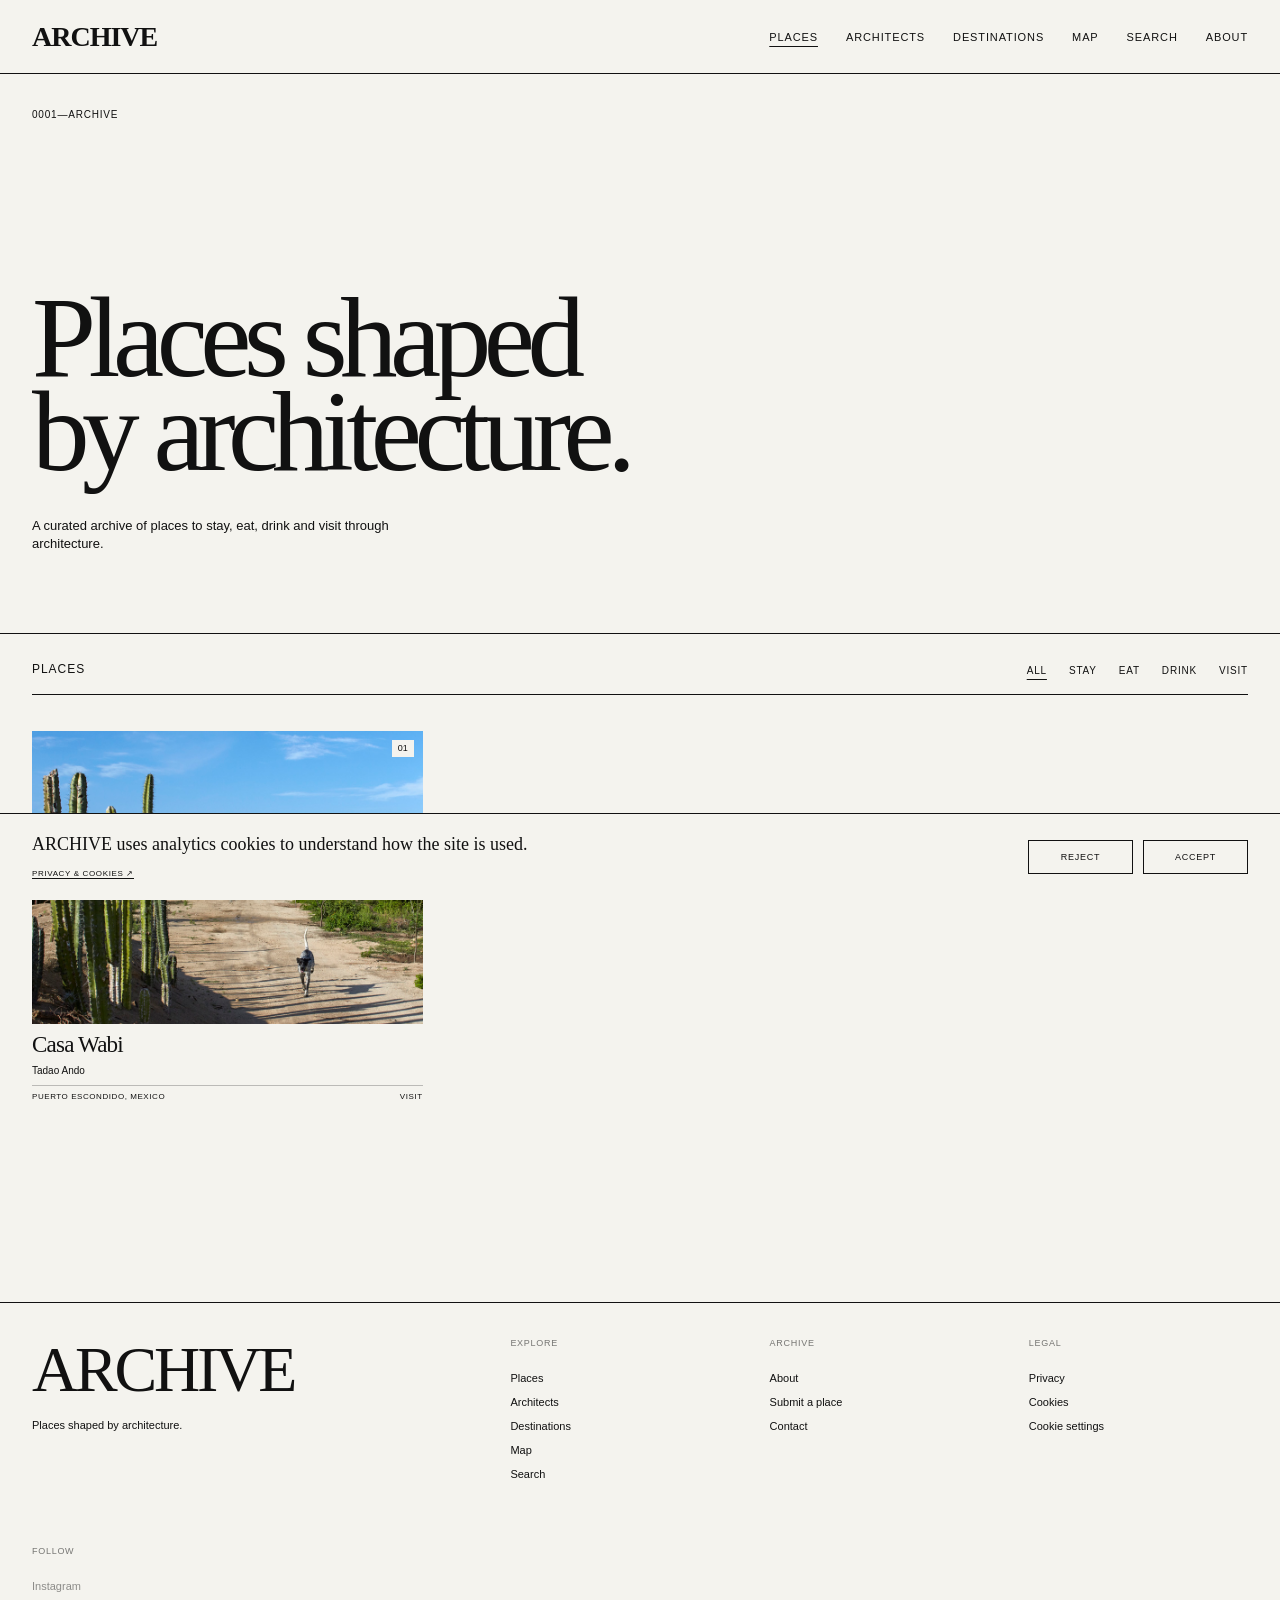
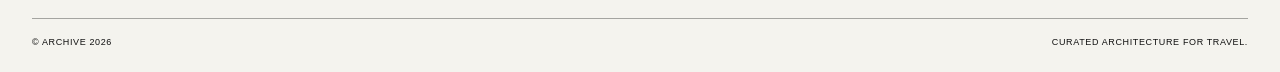
<file: index.html>
<!DOCTYPE html>
<html lang="en">

<head>
  <meta charset="UTF-8">
  <meta name="viewport" content="width=device-width, initial-scale=1.0">

  <title>ARCHIVE</title>

  <link rel="stylesheet" href="style.css">
</head>

<body>

  <header class="site-header"></header>

  <main>

    <section class="hero">

      <div class="hero-number">
        0001—ARCHIVE
      </div>

      <h1>
        Places shaped<br>
        by architecture.
      </h1>

      <p>
        A curated archive of places to stay, eat,
        drink and visit through architecture.
      </p>

    </section>


    <section id="places" class="places">

      <div class="section-header">

        <h2>Places</h2>

        <div class="filters">
          <button class="active">All</button>
          <button>Stay</button>
          <button>Eat</button>
          <button>Drink</button>
          <button>Visit</button>
        </div>

      </div>

      <div class="project-grid"></div>

    </section>

  </main>


  <script src="projects.js"></script>
  <script src="script.js"></script>
  <script src="navigation.js"></script>

</body>

</html>
</file>
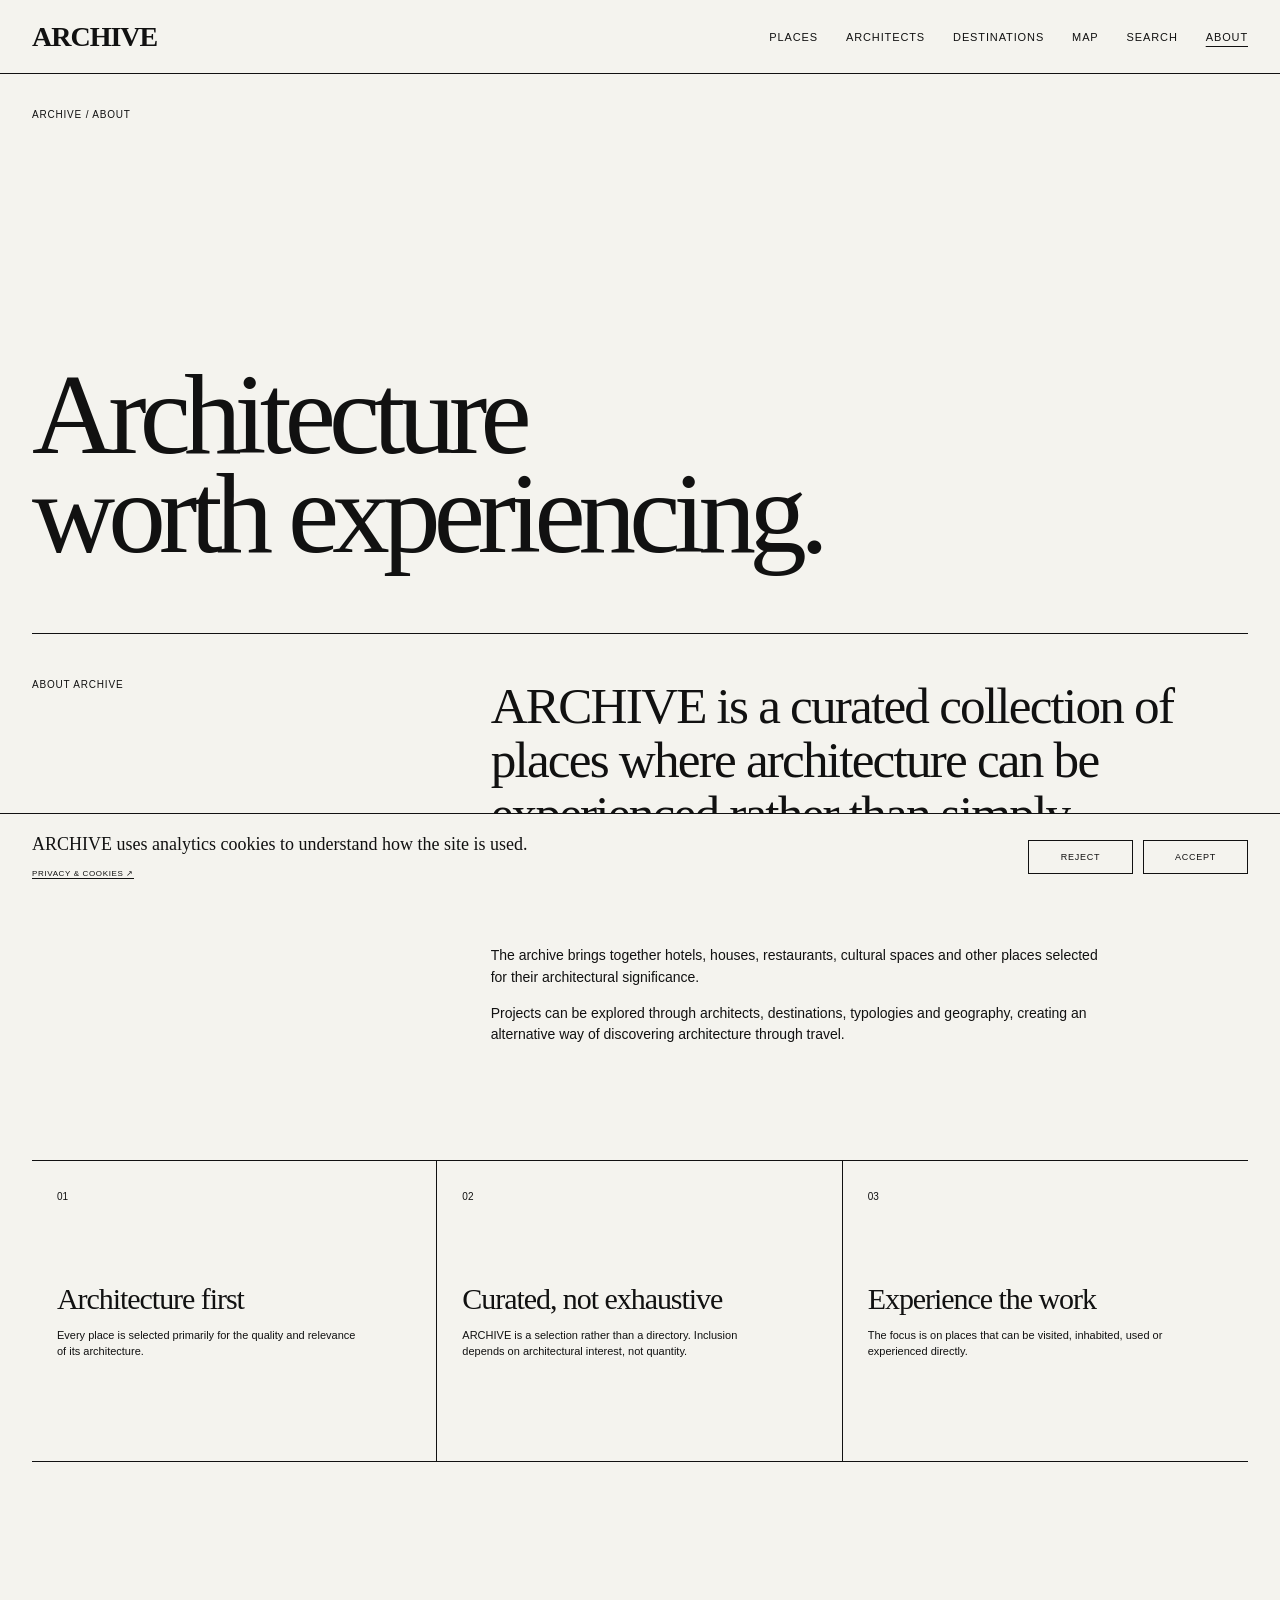
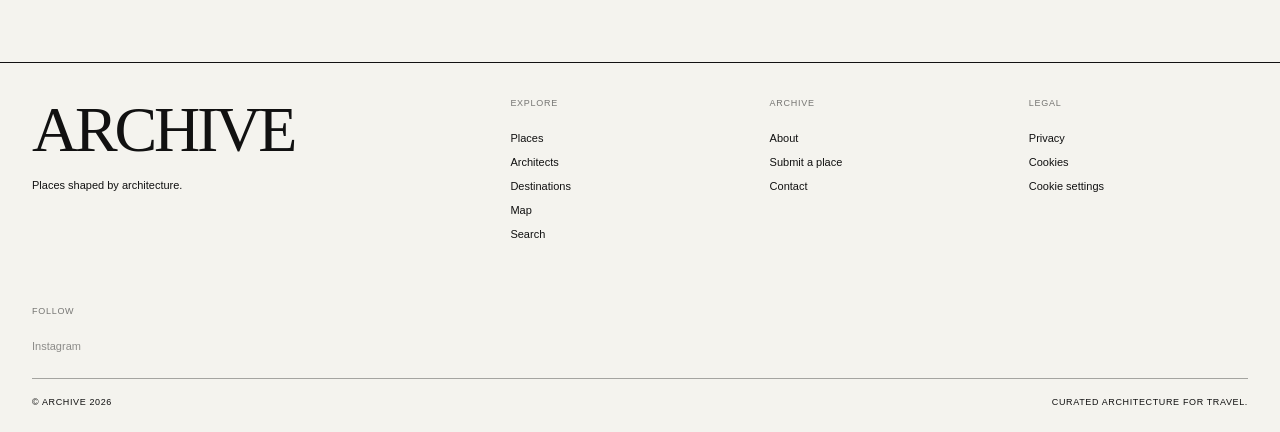
<file: about.html>
<!DOCTYPE html>
<html lang="en">

<head>

  <meta charset="UTF-8">

  <meta name="viewport" content="width=device-width, initial-scale=1.0">

  <title>ARCHIVE — About</title>

  <link rel="stylesheet" href="style.css">

</head>

<body>

  <header class="site-header"></header>


  <main class="about-page">

    <section class="about-hero">

      <div class="about-kicker">
        ARCHIVE / ABOUT
      </div>

      <h1>
        Architecture<br>
        worth experiencing.
      </h1>

    </section>


    <section class="about-content">

      <div class="about-label">
        ABOUT ARCHIVE
      </div>

      <div class="about-text">

        <p class="about-intro">
          ARCHIVE is a curated collection of places where architecture
          can be experienced rather than simply observed.
        </p>

        <p>
          The archive brings together hotels, houses, restaurants,
          cultural spaces and other places selected for their
          architectural significance.
        </p>

        <p>
          Projects can be explored through architects, destinations,
          typologies and geography, creating an alternative way of
          discovering architecture through travel.
        </p>

      </div>

    </section>


    <section class="about-principles">

      <div class="about-principle">

        <span>01</span>

        <h2>
          Architecture first
        </h2>

        <p>
          Every place is selected primarily for the quality and
          relevance of its architecture.
        </p>

      </div>


      <div class="about-principle">

        <span>02</span>

        <h2>
          Curated, not exhaustive
        </h2>

        <p>
          ARCHIVE is a selection rather than a directory. Inclusion
          depends on architectural interest, not quantity.
        </p>

      </div>


      <div class="about-principle">

        <span>03</span>

        <h2>
          Experience the work
        </h2>

        <p>
          The focus is on places that can be visited, inhabited,
          used or experienced directly.
        </p>

      </div>

    </section>

  </main>


  <script src="navigation.js"></script>

</body>

</html>
</file>
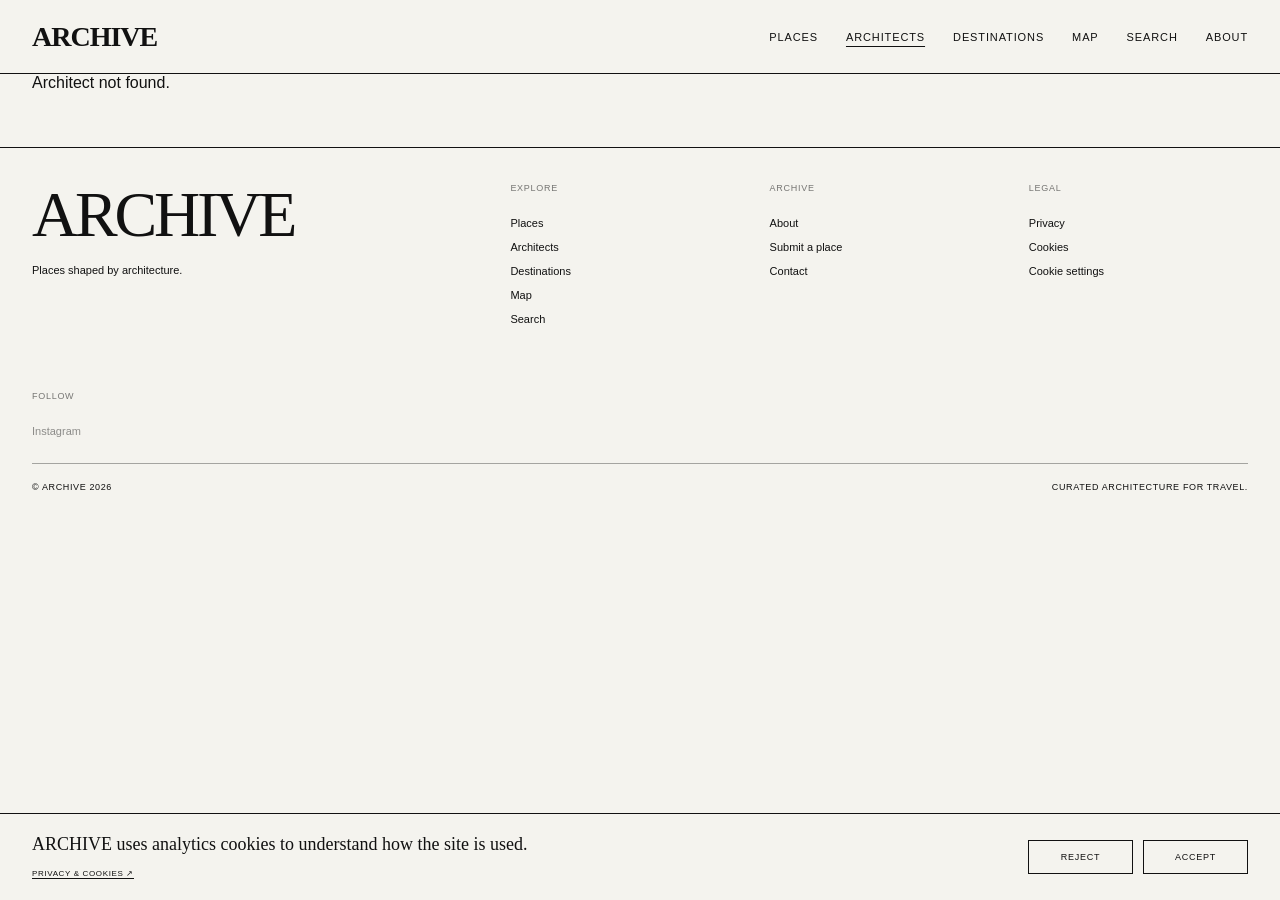
<file: architect.html>
<!DOCTYPE html>
<html lang="en">

<head>

  <meta charset="UTF-8">

  <meta
    name="viewport"
    content="width=device-width, initial-scale=1.0"
  >

  <title>ARCHIVE — Architect</title>

  <link
    rel="stylesheet"
    href="style.css?v=20261005-architect-final"
  >

</head>


<body>


  <header class="site-header"></header>


  <main
    id="architect-detail"
    class="architect-detail-page"
  ></main>


  <script src="projects.js?v=20261005-architect-final"></script>

  <script src="architects-data.js?v=20261005-architect-final"></script>

  <script src="architect.js?v=20261005-architect-final"></script>

  <script src="navigation.js"></script>


</body>

</html>
</file>
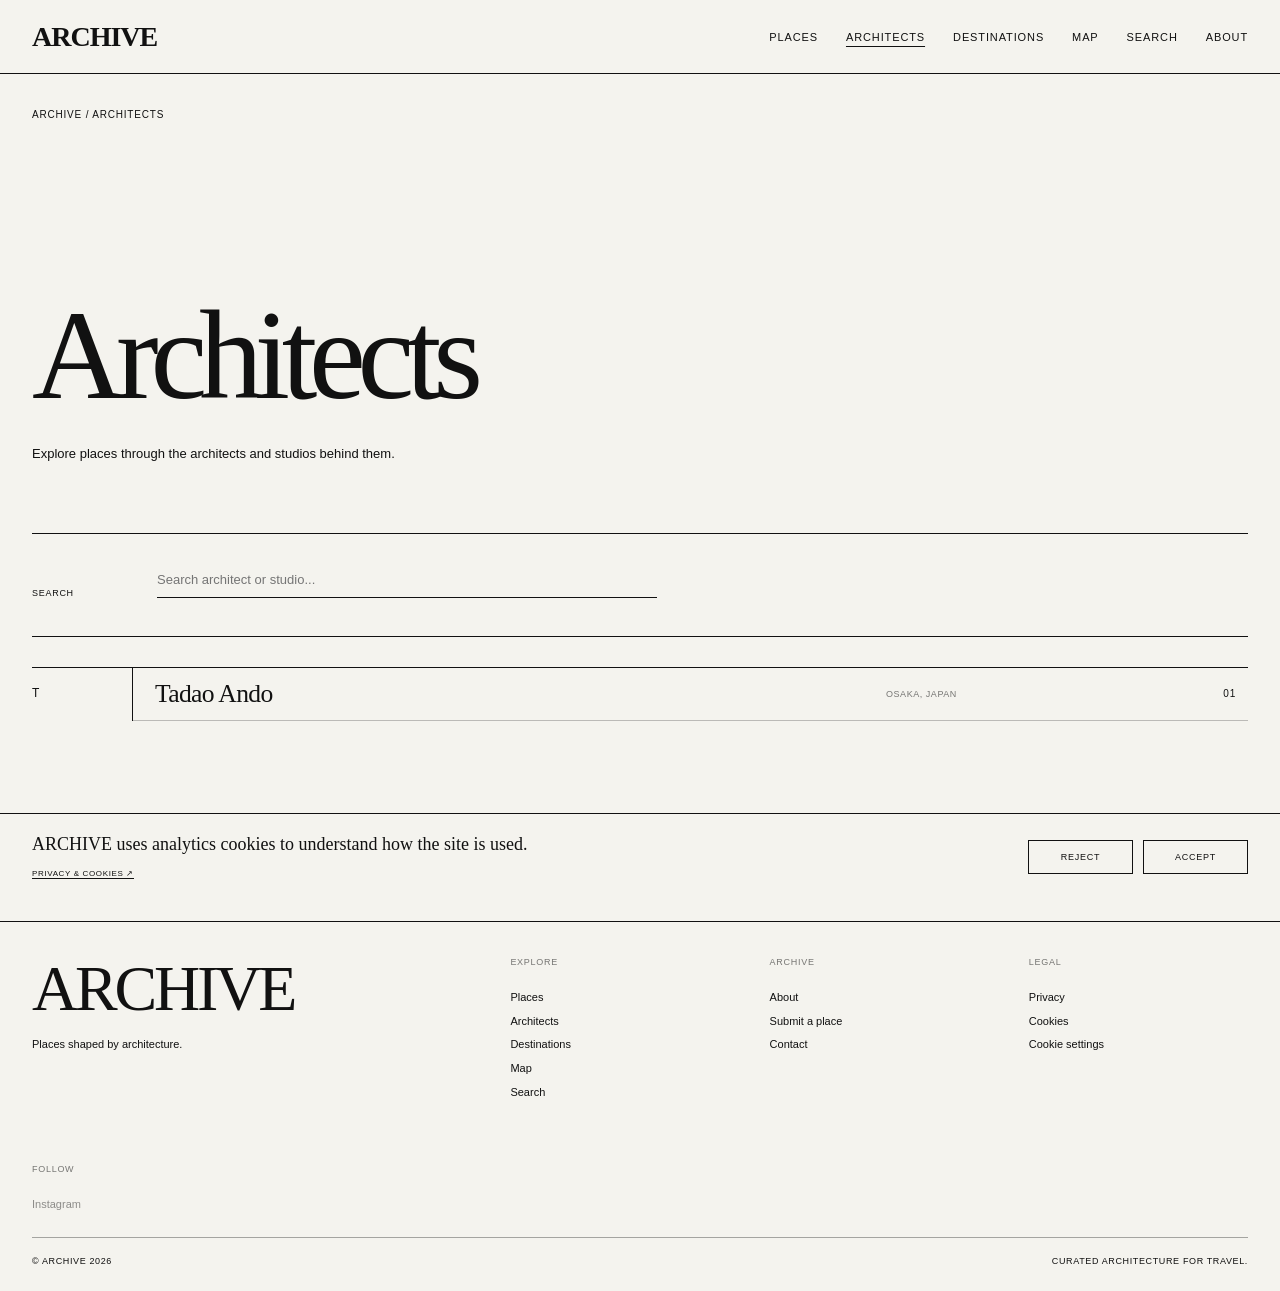
<file: architects.html>
<!DOCTYPE html>
<html lang="en">

<head>

  <meta charset="UTF-8">

  <meta name="viewport" content="width=device-width, initial-scale=1.0">

  <title>ARCHIVE — Architects</title>

  <link rel="stylesheet" href="style.css">

</head>

<body>

  <header class="site-header"></header>


  <main class="architects-page">

    <section class="architects-header">

      <div class="architects-kicker">
        ARCHIVE / ARCHITECTS
      </div>

      <h1>
        Architects
      </h1>

      <p>
        Explore places through the architects
        and studios behind them.
      </p>

    </section>


    <section class="architects-search-section">

      <label for="architect-search">
        Search
      </label>

      <input
        type="search"
        id="architect-search"
        placeholder="Search architect or studio..."
        autocomplete="off"
      >

    </section>


    <section class="architects-list">

      <div id="architects-index"></div>

    </section>

  </main>


  <script src="projects.js"></script>
  <script src="architects-data.js"></script>
  <script src="architects.js"></script>
  <script src="navigation.js"></script>

</body>

</html>
</file>
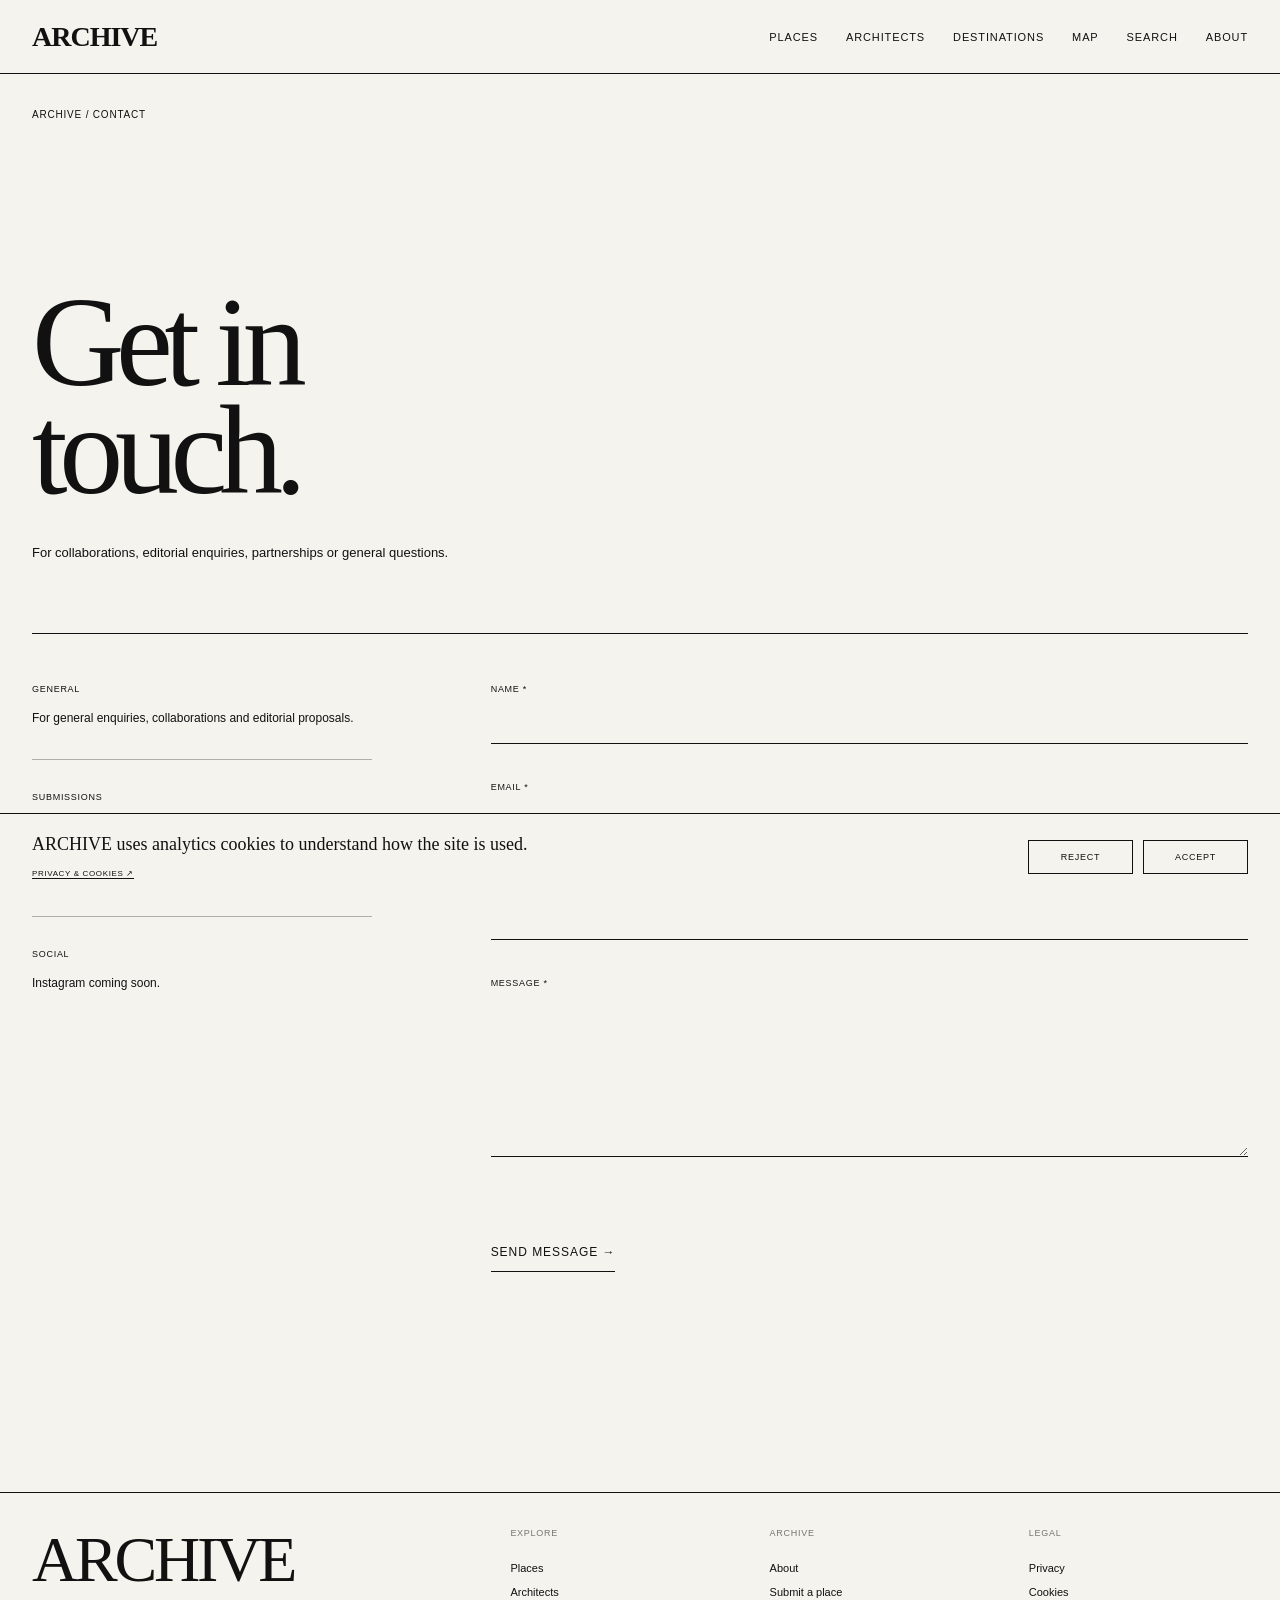
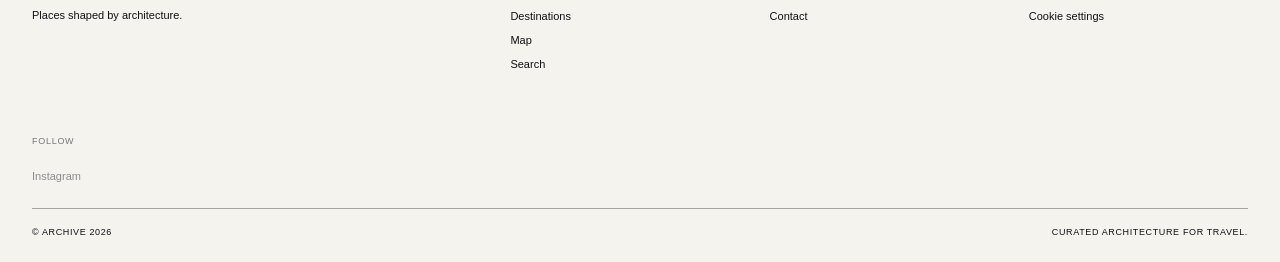
<file: contact.html>
<!DOCTYPE html>
<html lang="en">

<head>

  <meta charset="UTF-8">

  <meta name="viewport" content="width=device-width, initial-scale=1.0">

  <title>ARCHIVE — Contact</title>

  <link rel="stylesheet" href="style.css">

</head>

<body>

  <header class="site-header"></header>


  <main class="contact-page">

    <section class="contact-hero">

      <div class="contact-kicker">
        ARCHIVE / CONTACT
      </div>

      <h1>
        Get in<br>
        touch.
      </h1>

      <p>
        For collaborations, editorial enquiries,
        partnerships or general questions.
      </p>

    </section>


    <section class="contact-main">

      <div class="contact-details">

        <div class="contact-block">

          <span class="contact-label">
            GENERAL
          </span>

          <p>
            For general enquiries, collaborations
            and editorial proposals.
          </p>

        </div>


        <div class="contact-block">

          <span class="contact-label">
            SUBMISSIONS
          </span>

          <p>
            Would you like to propose a project or place
            for inclusion in ARCHIVE?
          </p>

          <a href="submit.html">
            Submit a place →
          </a>

        </div>


        <div class="contact-block">

          <span class="contact-label">
            SOCIAL
          </span>

          <p>
            Instagram coming soon.
          </p>

        </div>

      </div>


      <form
        class="archive-form contact-form"
        id="contact-form"
      >

        <div class="form-field">

          <label for="contact-name">
            Name *
          </label>

          <input
            type="text"
            id="contact-name"
            name="Name"
            required
          >

        </div>


        <div class="form-field">

          <label for="contact-email">
            Email *
          </label>

          <input
            type="email"
            id="contact-email"
            name="email"
            required
          >

        </div>


        <div class="form-field">

          <label for="contact-subject">
            Subject
          </label>

          <input
            type="text"
            id="contact-subject"
            name="Subject"
          >

        </div>


        <div class="form-field">

          <label for="contact-message">
            Message *
          </label>

          <textarea
            id="contact-message"
            name="Message"
            rows="8"
            required
          ></textarea>

        </div>


        <div
          class="form-status"
          id="contact-status"
          aria-live="polite"
        ></div>


        <button
          type="submit"
          class="form-submit"
        >
          Send message →
        </button>

      </form>

    </section>

  </main>


  <script src="navigation.js"></script>

  <script>

    const contactForm =
      document.querySelector("#contact-form");

    const contactStatus =
      document.querySelector("#contact-status");


    contactForm.addEventListener(
      "submit",
      async function(event) {

        event.preventDefault();


        contactStatus.textContent =
          "Sending...";


        const formData =
          new FormData(contactForm);


        try {

          const response = await fetch(
            "https://formspree.io/f/myekgoeg",
            {
              method: "POST",

              body: formData,

              headers: {
                "Accept": "application/json"
              }
            }
          );


          if (response.ok) {

            window.location.href =
              "thank-you.html";

          } else {

            contactStatus.textContent =
              "Something went wrong. Please try again.";

          }

        } catch (error) {

          contactStatus.textContent =
            "Something went wrong. Please try again.";

        }

      }
    );

  </script>

</body>

</html>
</file>
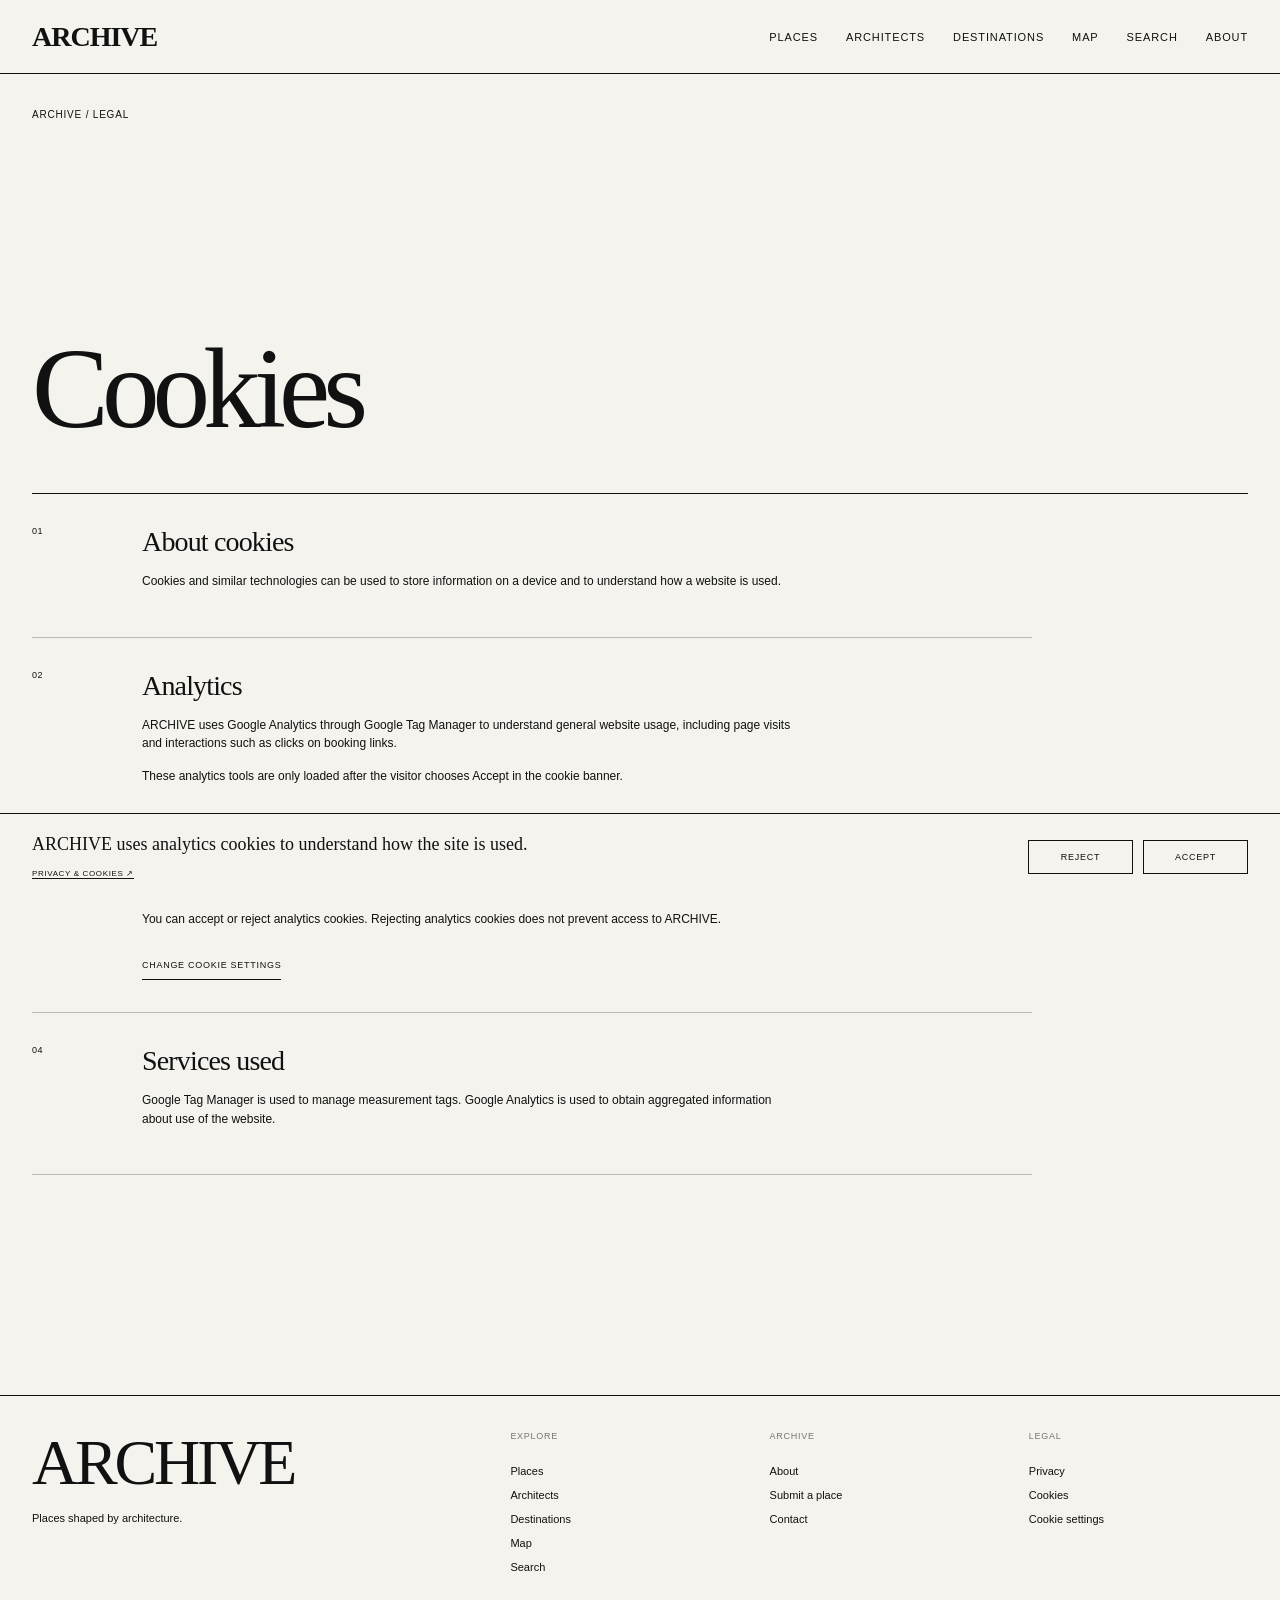
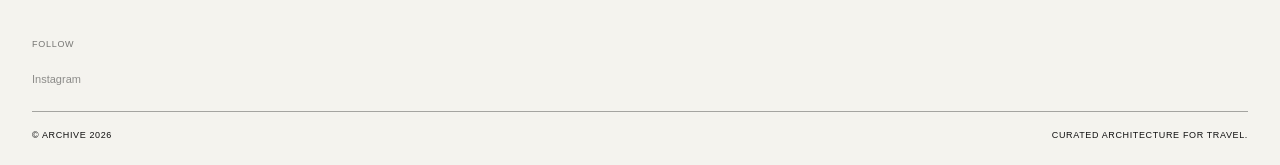
<file: cookies.html>
<!DOCTYPE html>
<html lang="en">

<head>

  <meta charset="UTF-8">

  <meta
    name="viewport"
    content="width=device-width, initial-scale=1.0"
  >

  <title>ARCHIVE — Cookies</title>

  <link
    rel="stylesheet"
    href="style.css"
  >

</head>


<body>

  <header class="site-header"></header>


  <main class="legal-page">

    <section class="legal-hero">

      <div class="legal-kicker">
        ARCHIVE / LEGAL
      </div>

      <h1>
        Cookies
      </h1>

    </section>


    <section class="legal-content">

      <div class="legal-section">

        <span>
          01
        </span>

        <div>

          <h2>
            About cookies
          </h2>

          <p>
            Cookies and similar technologies can be used
            to store information on a device and to understand
            how a website is used.
          </p>

        </div>

      </div>


      <div class="legal-section">

        <span>
          02
        </span>

        <div>

          <h2>
            Analytics
          </h2>

          <p>
            ARCHIVE uses Google Analytics through Google Tag
            Manager to understand general website usage,
            including page visits and interactions such as
            clicks on booking links.
          </p>

          <p>
            These analytics tools are only loaded after the
            visitor chooses Accept in the cookie banner.
          </p>

        </div>

      </div>


      <div class="legal-section">

        <span>
          03
        </span>

        <div>

          <h2>
            Your choice
          </h2>

          <p>
            You can accept or reject analytics cookies.
            Rejecting analytics cookies does not prevent
            access to ARCHIVE.
          </p>

          <button
            type="button"
            class="legal-cookie-settings"
            onclick="window.openArchiveCookieSettings && window.openArchiveCookieSettings();"
          >
            Change cookie settings
          </button>

        </div>

      </div>


      <div class="legal-section">

        <span>
          04
        </span>

        <div>

          <h2>
            Services used
          </h2>

          <p>
            Google Tag Manager is used to manage measurement
            tags. Google Analytics is used to obtain
            aggregated information about use of the website.
          </p>

        </div>

      </div>

    </section>

  </main>


  <script src="navigation.js"></script>

</body>

</html>
</file>
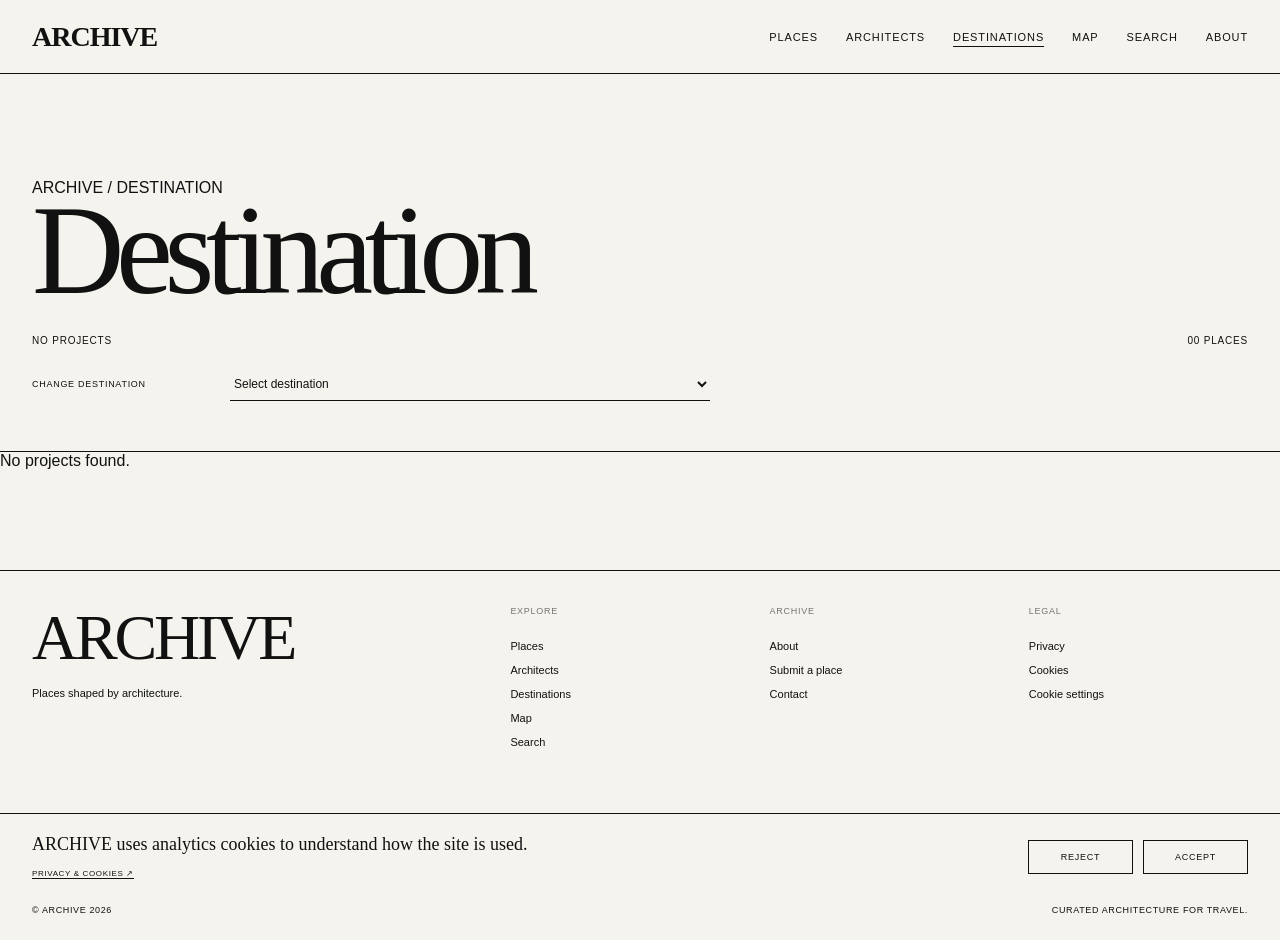
<file: destination.html>
<!DOCTYPE html>
<html lang="en">

<head>

  <meta charset="UTF-8">

  <meta name="viewport" content="width=device-width, initial-scale=1.0">

  <title>ARCHIVE — Destination</title>

  <link rel="stylesheet" href="style.css">

</head>

<body class="destination-detail-body">

  <header class="site-header"></header>


  <main class="destination-detail-page">

    <section class="destination-detail-header">

      <div class="destination-detail-kicker">
        ARCHIVE / DESTINATION
      </div>

      <h1 id="destination-title">
        Destination
      </h1>

      <div class="destination-detail-meta">

        <span id="destination-continent">
          —
        </span>

        <span id="destination-count">
          00 places
        </span>

      </div>

      <div class="destination-switcher">

        <label for="destination-select">
          Change destination
        </label>

        <select id="destination-select">

          <option value="">
            Select destination
          </option>

        </select>

      </div>

    </section>


    <section
      id="destination-projects"
      class="destination-projects"
    ></section>

  </main>


  <script src="projects.js"></script>
  <script src="destination.js"></script>
  <script src="navigation.js"></script>

</body>

</html>
</file>
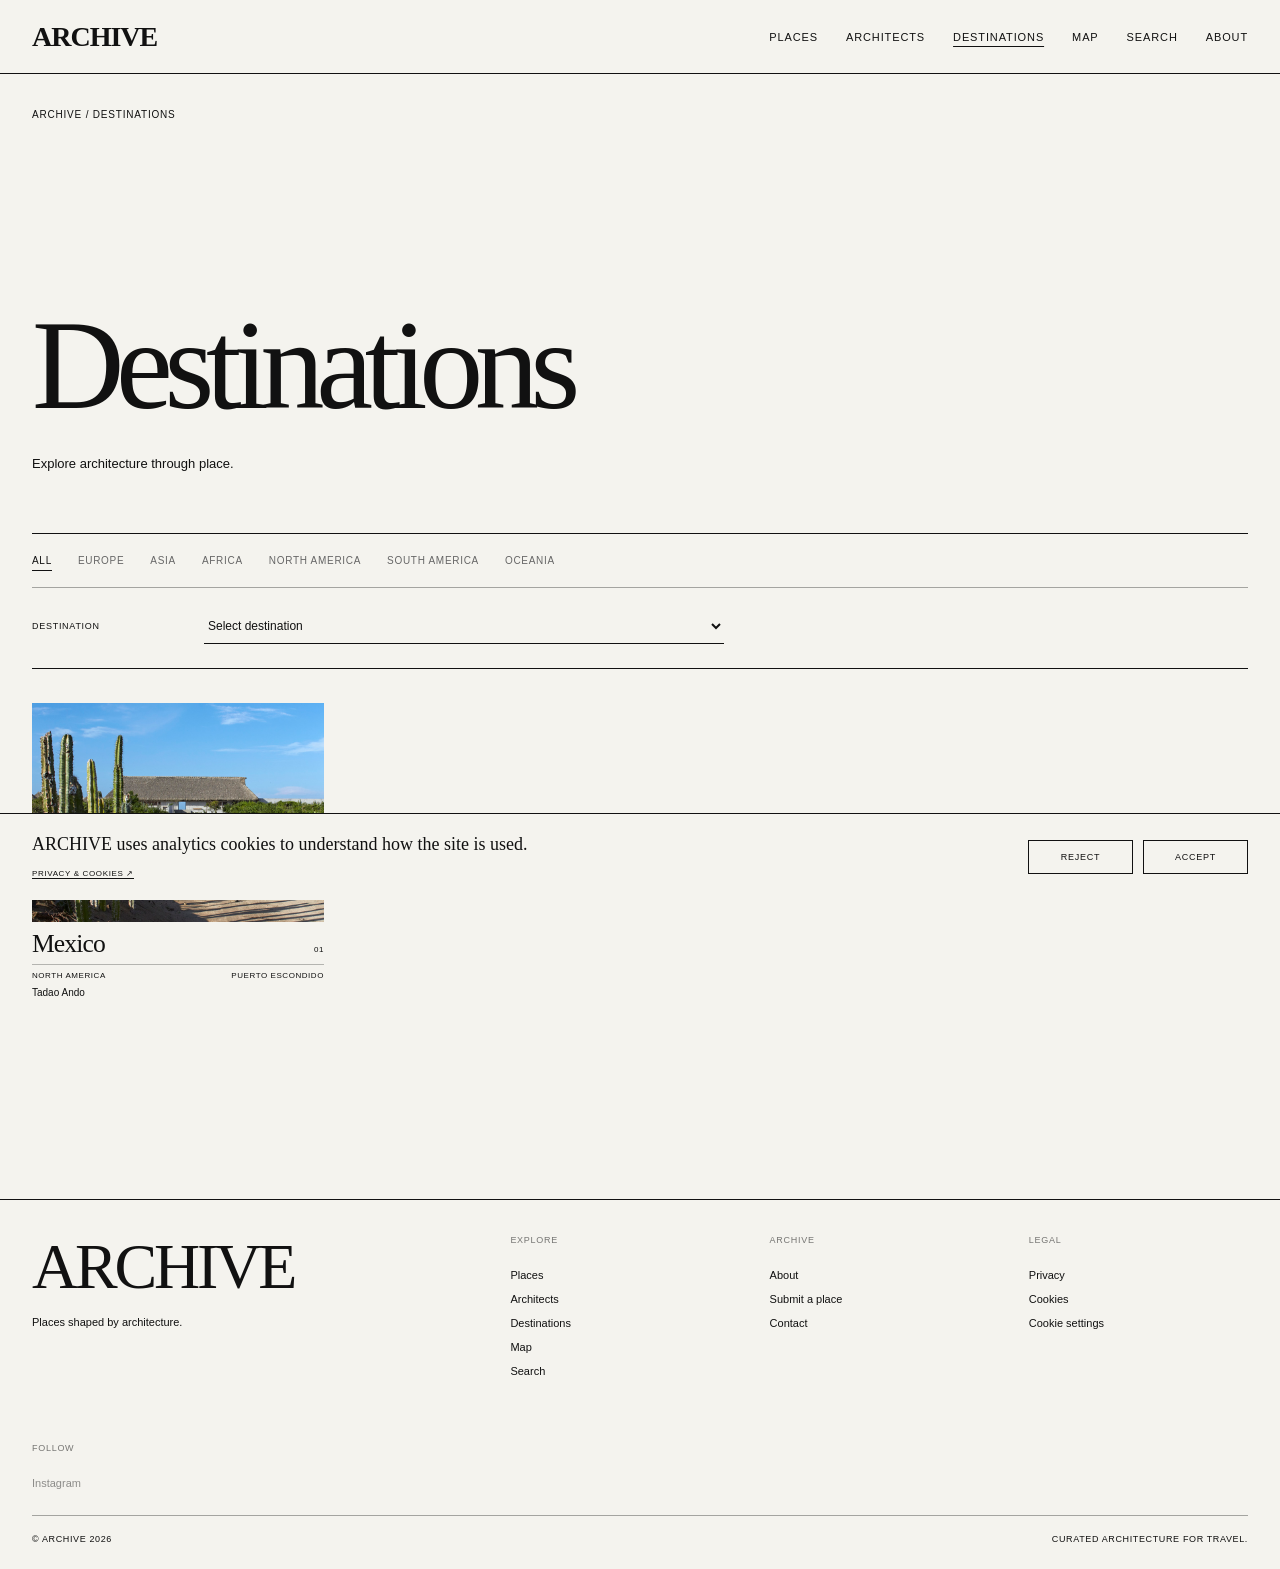
<file: destinations.html>
<!DOCTYPE html>
<html lang="en">

<head>

  <meta charset="UTF-8">

  <meta
    name="viewport"
    content="width=device-width, initial-scale=1.0"
  >

  <title>ARCHIVE — Destinations</title>

  <link
    rel="stylesheet"
    href="style.css"
  >

</head>


<body>


  <!-- =====================================
       GLOBAL HEADER
  ====================================== -->

  <header class="site-header"></header>



  <!-- =====================================
       MAIN
  ====================================== -->

  <main class="destinations-page">


    <!-- =================================
         INTRO
    ================================== -->

    <section class="destinations-hero">

      <div class="destinations-kicker">
        ARCHIVE / DESTINATIONS
      </div>


      <h1>
        Destinations
      </h1>


      <p class="destinations-intro">
        Explore architecture through place.
      </p>

    </section>



    <!-- =================================
         DESTINATION CONTENT
    ================================== -->

    <section
      class="destinations-controls"
      id="destinations-content"
    >


      <!-- CONTINENT FILTERS -->

      <div
        id="continent-filters"
        class="continent-filters"
      ></div>



      <!-- COUNTRY SELECTOR -->

      <div class="country-selector">

        <label for="country-select">
          Destination
        </label>


        <select id="country-select">

          <option value="">
            Select destination
          </option>

        </select>

      </div>


    </section>



    <!-- =================================
         DESTINATIONS GRID
    ================================== -->

    <section
      id="destinations-grid"
      class="destinations-grid"
    ></section>


  </main>



  <!-- =====================================
       SCRIPTS
  ====================================== -->

  <script src="projects.js"></script>

  <script src="destinations.js"></script>

  <script src="navigation.js"></script>


</body>

</html>
</file>
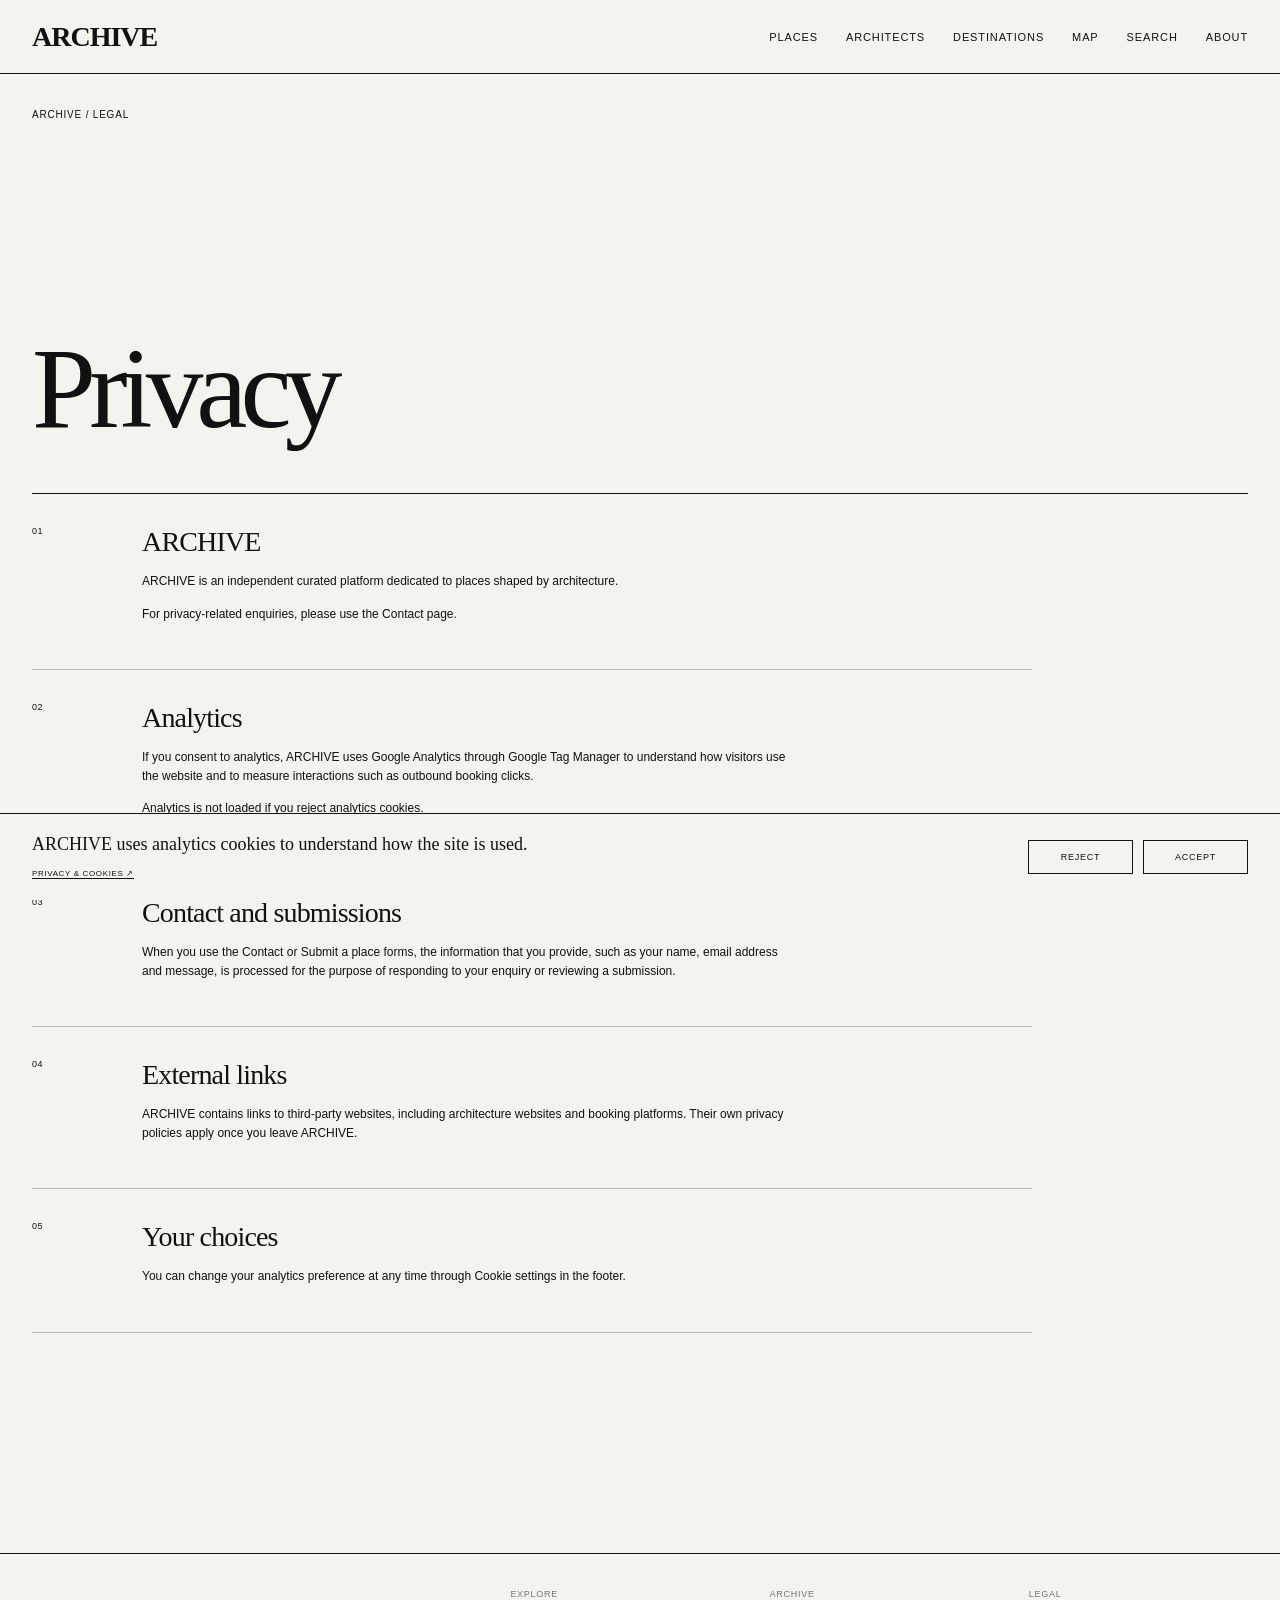
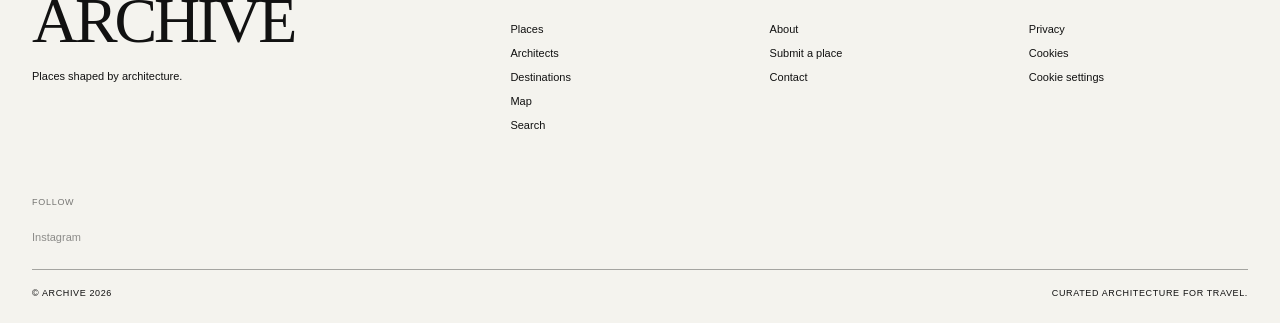
<file: privacy.html>
<!DOCTYPE html>
<html lang="en">

<head>

  <meta charset="UTF-8">

  <meta
    name="viewport"
    content="width=device-width, initial-scale=1.0"
  >

  <title>ARCHIVE — Privacy</title>

  <link
    rel="stylesheet"
    href="style.css"
  >

</head>


<body>

  <header class="site-header"></header>


  <main class="legal-page">

    <section class="legal-hero">

      <div class="legal-kicker">
        ARCHIVE / LEGAL
      </div>

      <h1>
        Privacy
      </h1>

    </section>


    <section class="legal-content">

      <div class="legal-section">

        <span>
          01
        </span>

        <div>

          <h2>
            ARCHIVE
          </h2>

          <p>
            ARCHIVE is an independent curated platform
            dedicated to places shaped by architecture.
          </p>

          <p>
            For privacy-related enquiries, please use the
            Contact page.
          </p>

        </div>

      </div>


      <div class="legal-section">

        <span>
          02
        </span>

        <div>

          <h2>
            Analytics
          </h2>

          <p>
            If you consent to analytics, ARCHIVE uses Google
            Analytics through Google Tag Manager to understand
            how visitors use the website and to measure
            interactions such as outbound booking clicks.
          </p>

          <p>
            Analytics is not loaded if you reject analytics
            cookies.
          </p>

        </div>

      </div>


      <div class="legal-section">

        <span>
          03
        </span>

        <div>

          <h2>
            Contact and submissions
          </h2>

          <p>
            When you use the Contact or Submit a place forms,
            the information that you provide, such as your
            name, email address and message, is processed for
            the purpose of responding to your enquiry or
            reviewing a submission.
          </p>

        </div>

      </div>


      <div class="legal-section">

        <span>
          04
        </span>

        <div>

          <h2>
            External links
          </h2>

          <p>
            ARCHIVE contains links to third-party websites,
            including architecture websites and booking
            platforms. Their own privacy policies apply once
            you leave ARCHIVE.
          </p>

        </div>

      </div>


      <div class="legal-section">

        <span>
          05
        </span>

        <div>

          <h2>
            Your choices
          </h2>

          <p>
            You can change your analytics preference at any
            time through Cookie settings in the footer.
          </p>

        </div>

      </div>

    </section>

  </main>


  <script src="navigation.js"></script>

</body>

</html>
</file>
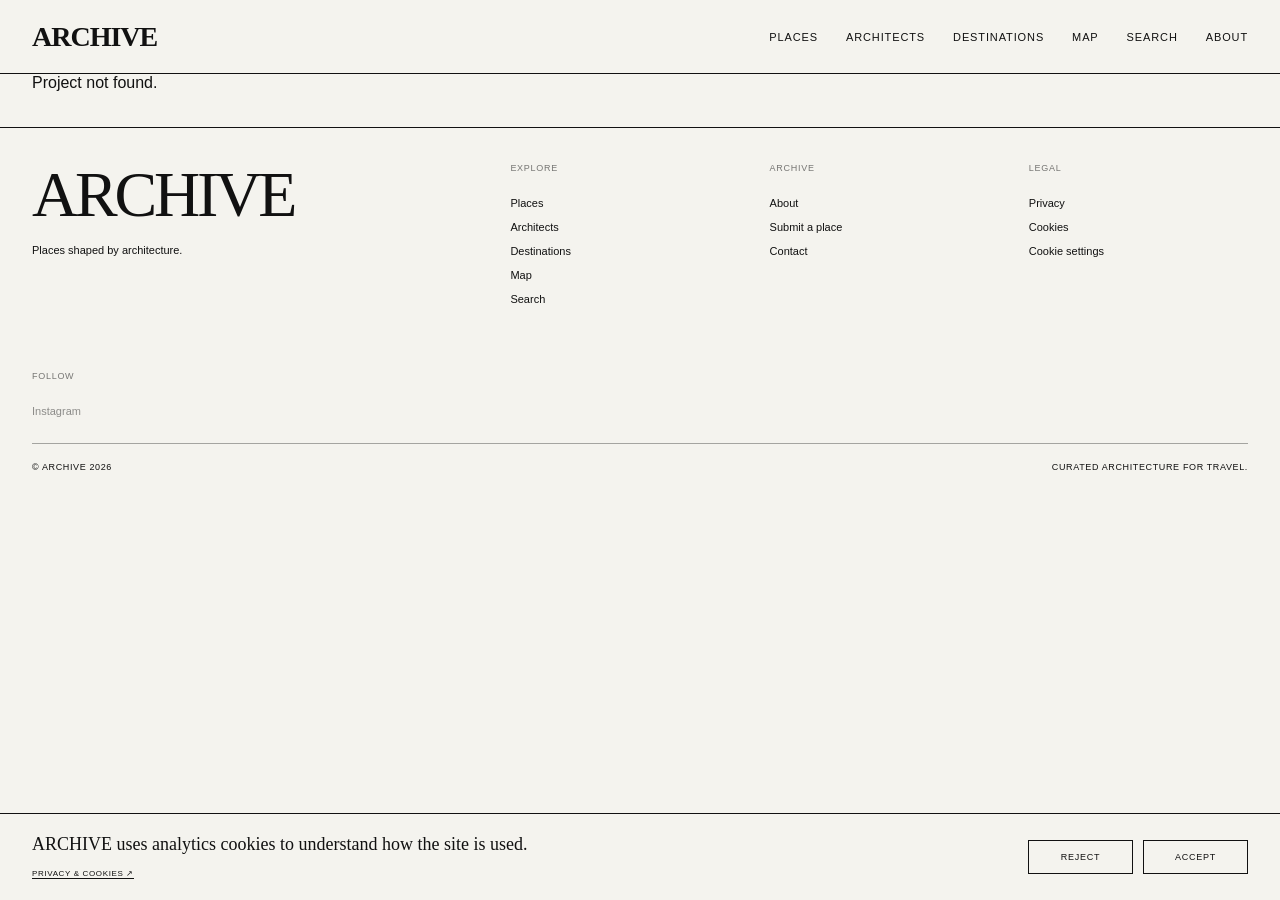
<file: project.html>
<!DOCTYPE html>
<html lang="en">

<head>

  <meta charset="UTF-8">

  <meta
    name="viewport"
    content="width=device-width, initial-scale=1.0"
  >

  <title>ARCHIVE — Project</title>

  <link
    rel="stylesheet"
    href="style.css?v=20261005-project-final"
  >

</head>


<body>


  <header class="site-header"></header>


  <main
    id="project-detail"
    class="project-page"
  ></main>


  <script src="projects.js?v=20261005-project-final"></script>

  <script src="architects-data.js?v=20261005-project-final"></script>

  <script src="tracking.js?v=20261005-project-final"></script>

  <script src="project.js?v=20261005-project-final"></script>

  <script src="navigation.js"></script>


</body>

</html>
</file>
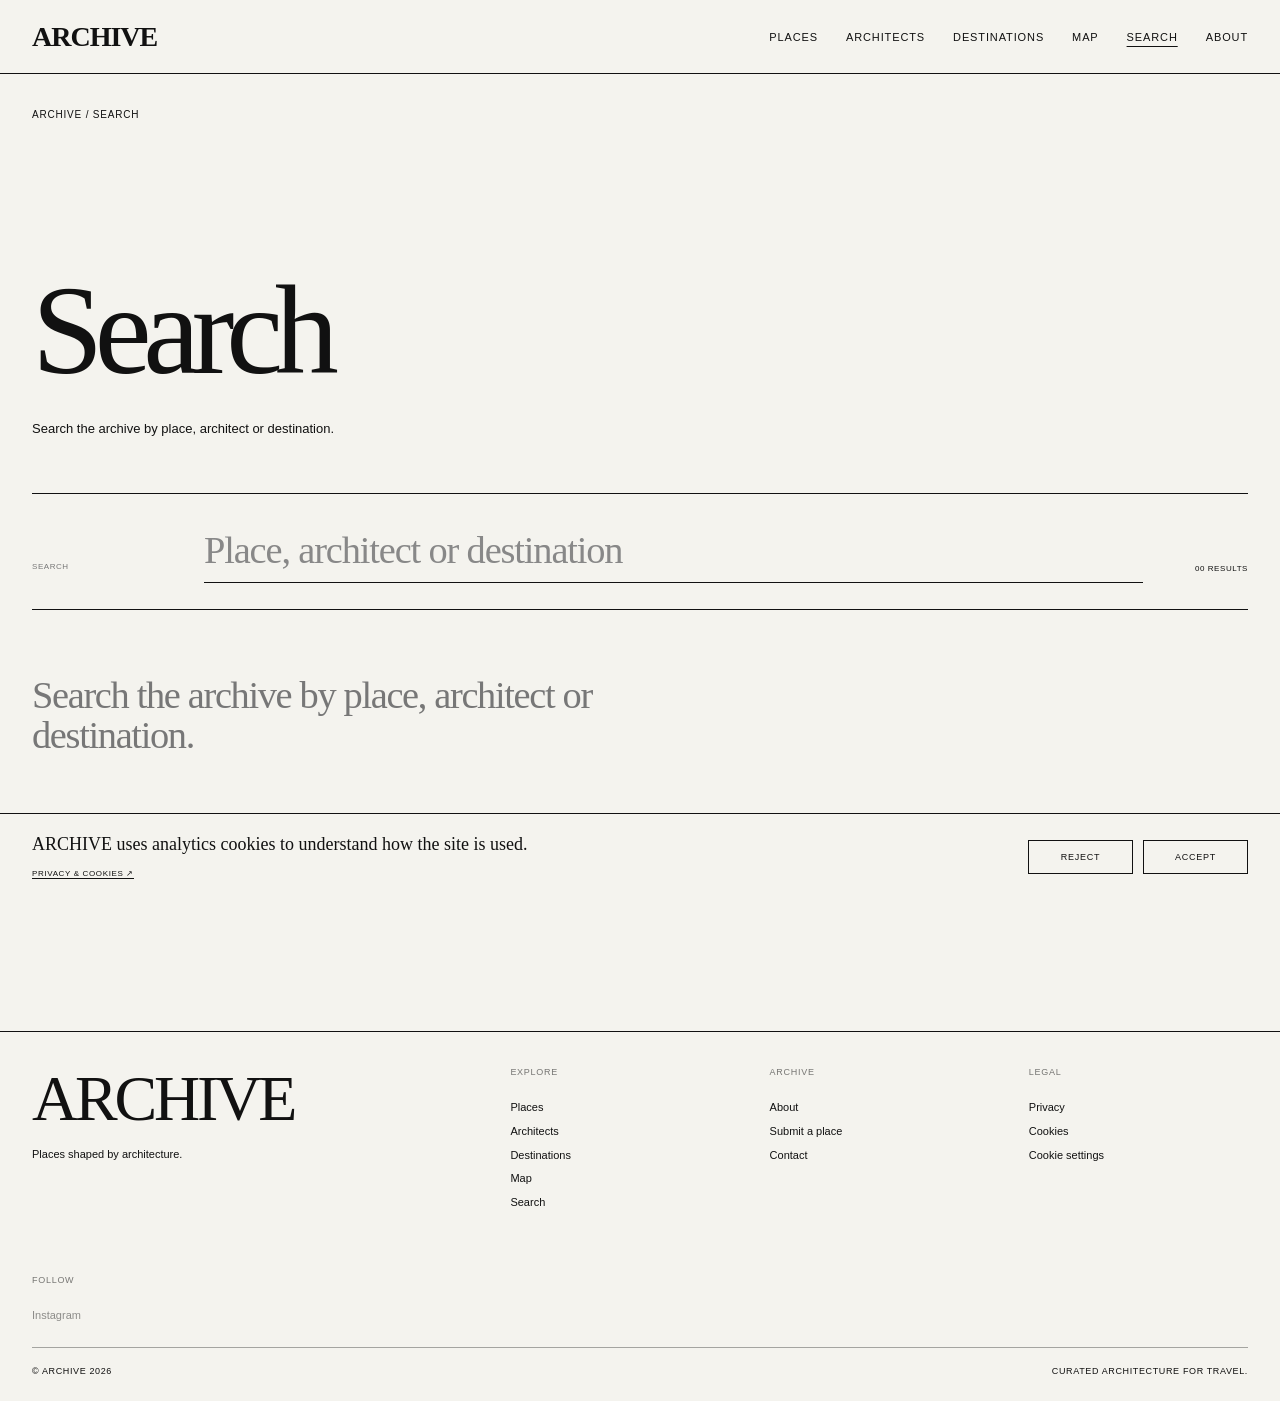
<file: search.html>
<!DOCTYPE html>
<html lang="en">

<head>

  <meta charset="UTF-8">

  <meta
    name="viewport"
    content="width=device-width, initial-scale=1.0"
  >

  <title>ARCHIVE — Search</title>

  <link
    rel="stylesheet"
    href="style.css?v=20261005-search2"
  >

</head>


<body>


  <header class="site-header"></header>


  <main class="search-page">


    <section class="search-header">

      <div class="search-kicker">
        ARCHIVE / SEARCH
      </div>


      <h1>
        Search
      </h1>


      <p>
        Search the archive by place,
        architect or destination.
      </p>

    </section>



    <section class="search-interface">

      <label
        class="search-label"
        for="global-search-input"
      >
        Search
      </label>


      <div class="search-input-wrap">

        <div class="search-field">

          <input
            id="global-search-input"
            type="search"
            placeholder="Place, architect or destination"
            autocomplete="off"
            spellcheck="false"
          >


          <button
            type="button"
            id="search-clear"
            class="search-clear"
            aria-label="Clear search"
          >
            ×
          </button>

        </div>


        <span
          class="search-result-total"
          id="search-result-total"
        >
          00 RESULTS
        </span>

      </div>

    </section>



    <section
      id="search-results"
      class="search-results"
    >

      <div class="search-empty-state">

        Search the archive by place,
        architect or destination.

      </div>

    </section>


  </main>



  <script src="projects.js?v=20261005-search2"></script>

  <script src="architects-data.js?v=20261005-search2"></script>

  <script src="search.js?v=20261005-search2"></script>

  <script src="navigation.js"></script>


</body>

</html>
</file>
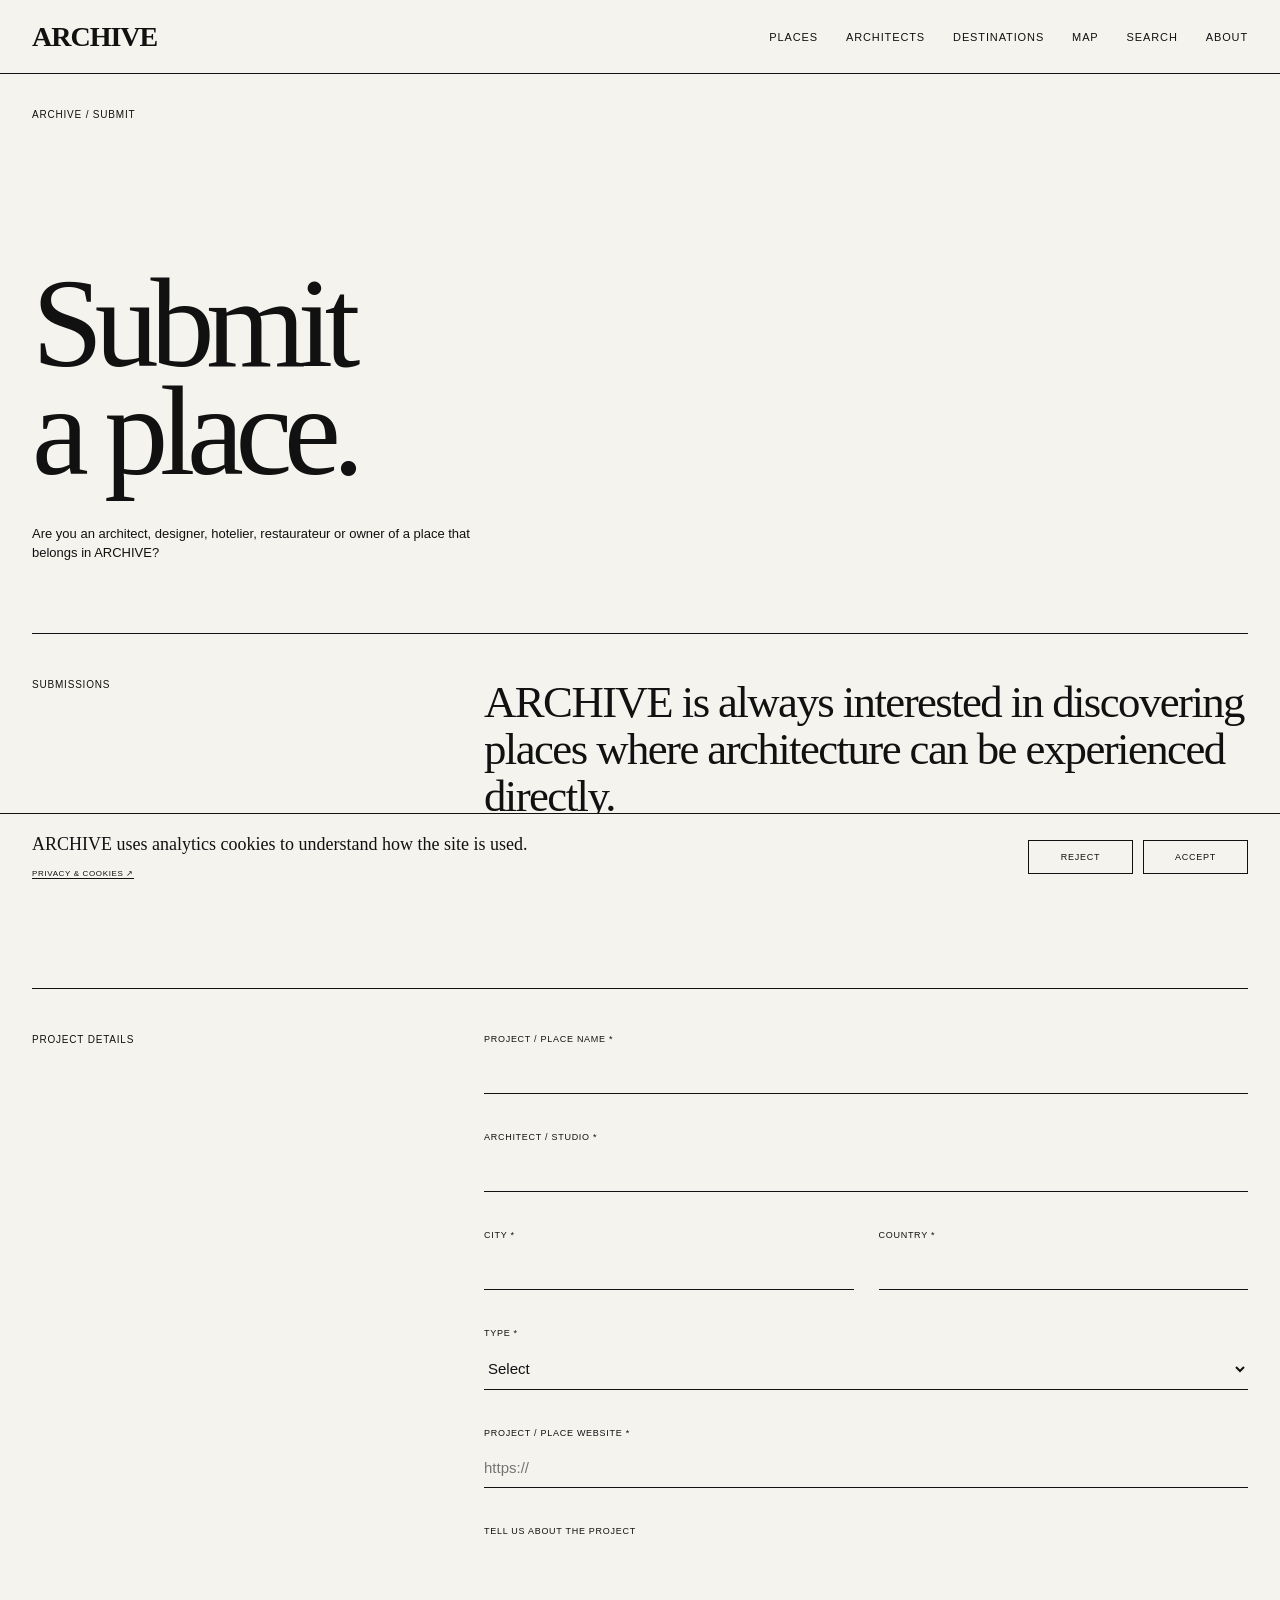
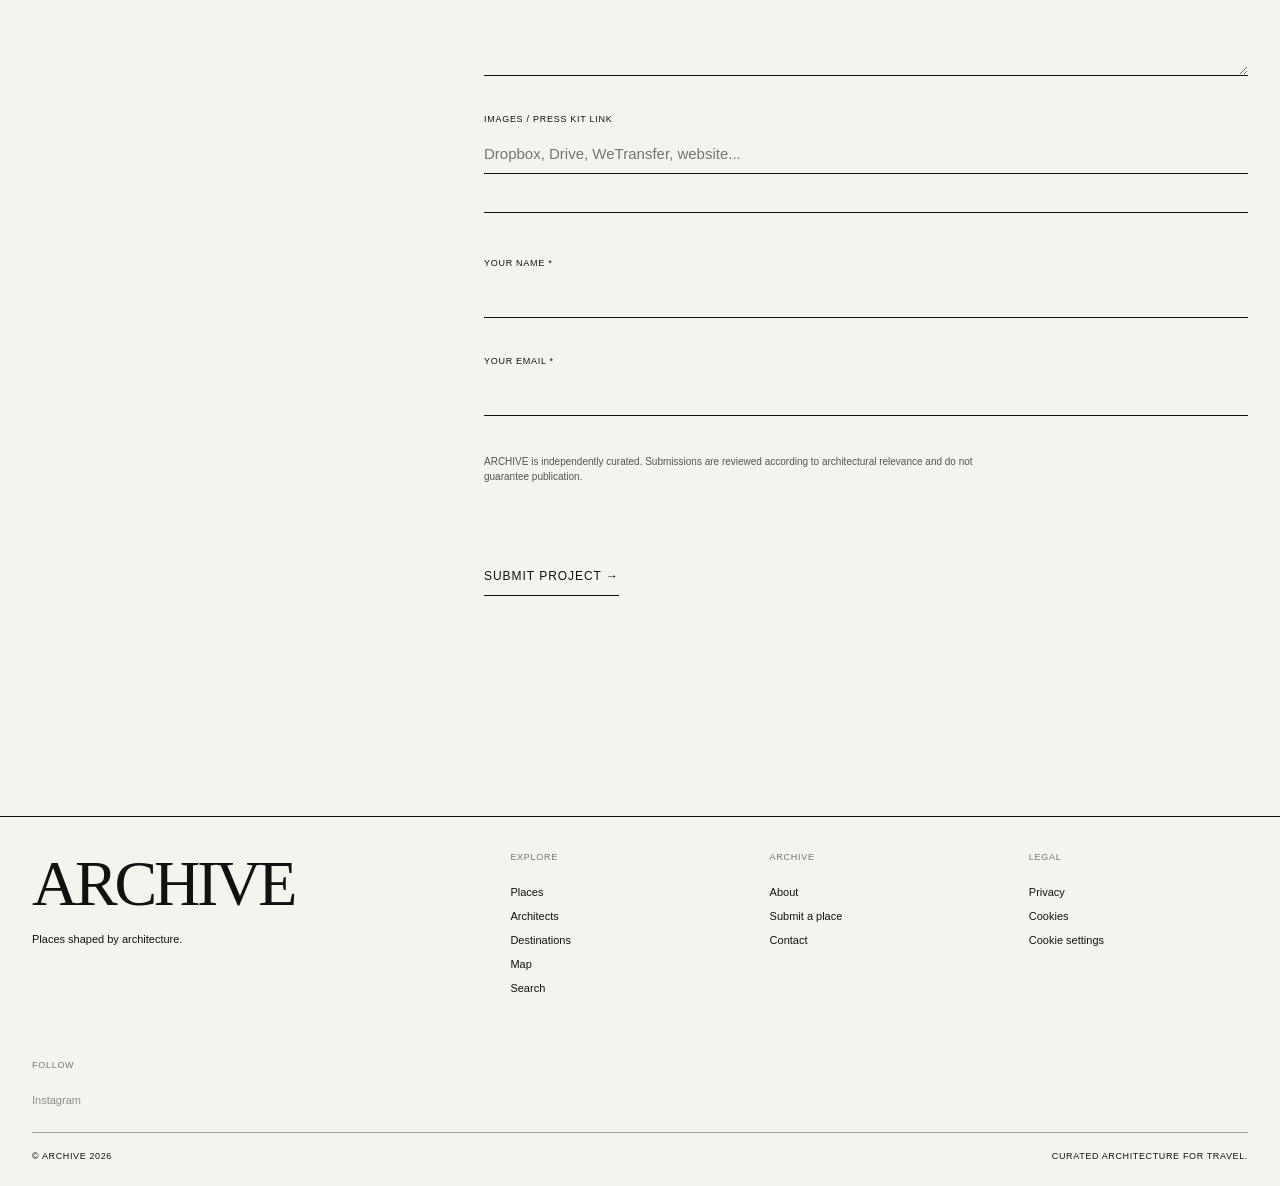
<file: submit.html>
<!DOCTYPE html>
<html lang="en">

<head>

  <meta charset="UTF-8">

  <meta name="viewport" content="width=device-width, initial-scale=1.0">

  <title>ARCHIVE — Submit a Place</title>

  <link rel="stylesheet" href="style.css">

</head>

<body>

  <header class="site-header"></header>


  <main class="submit-page">

    <section class="submit-hero">

      <div class="submit-kicker">
        ARCHIVE / SUBMIT
      </div>

      <h1>
        Submit<br>
        a place.
      </h1>

      <p>
        Are you an architect, designer, hotelier, restaurateur
        or owner of a place that belongs in ARCHIVE?
      </p>

    </section>


    <section class="submit-intro">

      <div class="submit-intro-label">
        SUBMISSIONS
      </div>

      <div class="submit-intro-text">

        <p>
          ARCHIVE is always interested in discovering places
          where architecture can be experienced directly.
        </p>

        <p class="submit-small">
          We welcome submissions from architects, studios, owners,
          hotels, restaurants and other spaces with significant
          architectural value.
        </p>

      </div>

    </section>


    <section class="submit-form-section">

      <div class="submit-form-label">
        PROJECT DETAILS
      </div>


      <form
        class="archive-form"
        id="submission-form"
      >

        <div class="form-field">

          <label for="project-name">
            Project / Place name *
          </label>

          <input
            type="text"
            id="project-name"
            name="Project / Place name"
            required
          >

        </div>


        <div class="form-field">

          <label for="architect">
            Architect / Studio *
          </label>

          <input
            type="text"
            id="architect"
            name="Architect / Studio"
            required
          >

        </div>


        <div class="form-row">

          <div class="form-field">

            <label for="city">
              City *
            </label>

            <input
              type="text"
              id="city"
              name="City"
              required
            >

          </div>


          <div class="form-field">

            <label for="country">
              Country *
            </label>

            <input
              type="text"
              id="country"
              name="Country"
              required
            >

          </div>

        </div>


        <div class="form-field">

          <label for="type">
            Type *
          </label>

          <select
            id="type"
            name="Type"
            required
          >

            <option value="">
              Select
            </option>

            <option value="Stay">
              Stay
            </option>

            <option value="Eat">
              Eat
            </option>

            <option value="Drink">
              Drink
            </option>

            <option value="Visit">
              Visit
            </option>

          </select>

        </div>


        <div class="form-field">

          <label for="website">
            Project / Place website *
          </label>

          <input
            type="url"
            id="website"
            name="Project website"
            placeholder="https://"
            required
          >

        </div>


        <div class="form-field">

          <label for="project-description">
            Tell us about the project
          </label>

          <textarea
            id="project-description"
            name="Project description"
            rows="6"
          ></textarea>

        </div>


        <div class="form-field">

          <label for="press-link">
            Images / Press kit link
          </label>

          <input
            type="url"
            id="press-link"
            name="Images / Press kit"
            placeholder="Dropbox, Drive, WeTransfer, website..."
          >

        </div>


        <div class="form-divider"></div>


        <div class="form-field">

          <label for="name">
            Your name *
          </label>

          <input
            type="text"
            id="name"
            name="Submitted by"
            required
          >

        </div>


        <div class="form-field">

          <label for="email">
            Your email *
          </label>

          <input
            type="email"
            id="email"
            name="email"
            required
          >

        </div>


        <div class="form-consent">

          <p>
            ARCHIVE is independently curated.
            Submissions are reviewed according to architectural
            relevance and do not guarantee publication.
          </p>

        </div>


        <div
          class="form-status"
          id="submission-status"
          aria-live="polite"
        ></div>


        <button
          type="submit"
          class="form-submit"
        >
          Submit project →
        </button>

      </form>

    </section>

  </main>


  <script src="navigation.js"></script>

  <script>

    const submissionForm =
      document.querySelector("#submission-form");

    const submissionStatus =
      document.querySelector("#submission-status");


    submissionForm.addEventListener(
      "submit",
      async function(event) {

        event.preventDefault();


        submissionStatus.textContent =
          "Sending...";


        const formData =
          new FormData(submissionForm);


        try {

          const response = await fetch(
            "https://formspree.io/f/mzedpoeb",
            {
              method: "POST",

              body: formData,

              headers: {
                "Accept": "application/json"
              }
            }
          );


          if (response.ok) {

            window.location.href =
              "thank-you.html";

          } else {

            submissionStatus.textContent =
              "Something went wrong. Please try again.";

          }

        } catch (error) {

          submissionStatus.textContent =
            "Something went wrong. Please try again.";

        }

      }
    );

  </script>

</body>

</html>
</file>
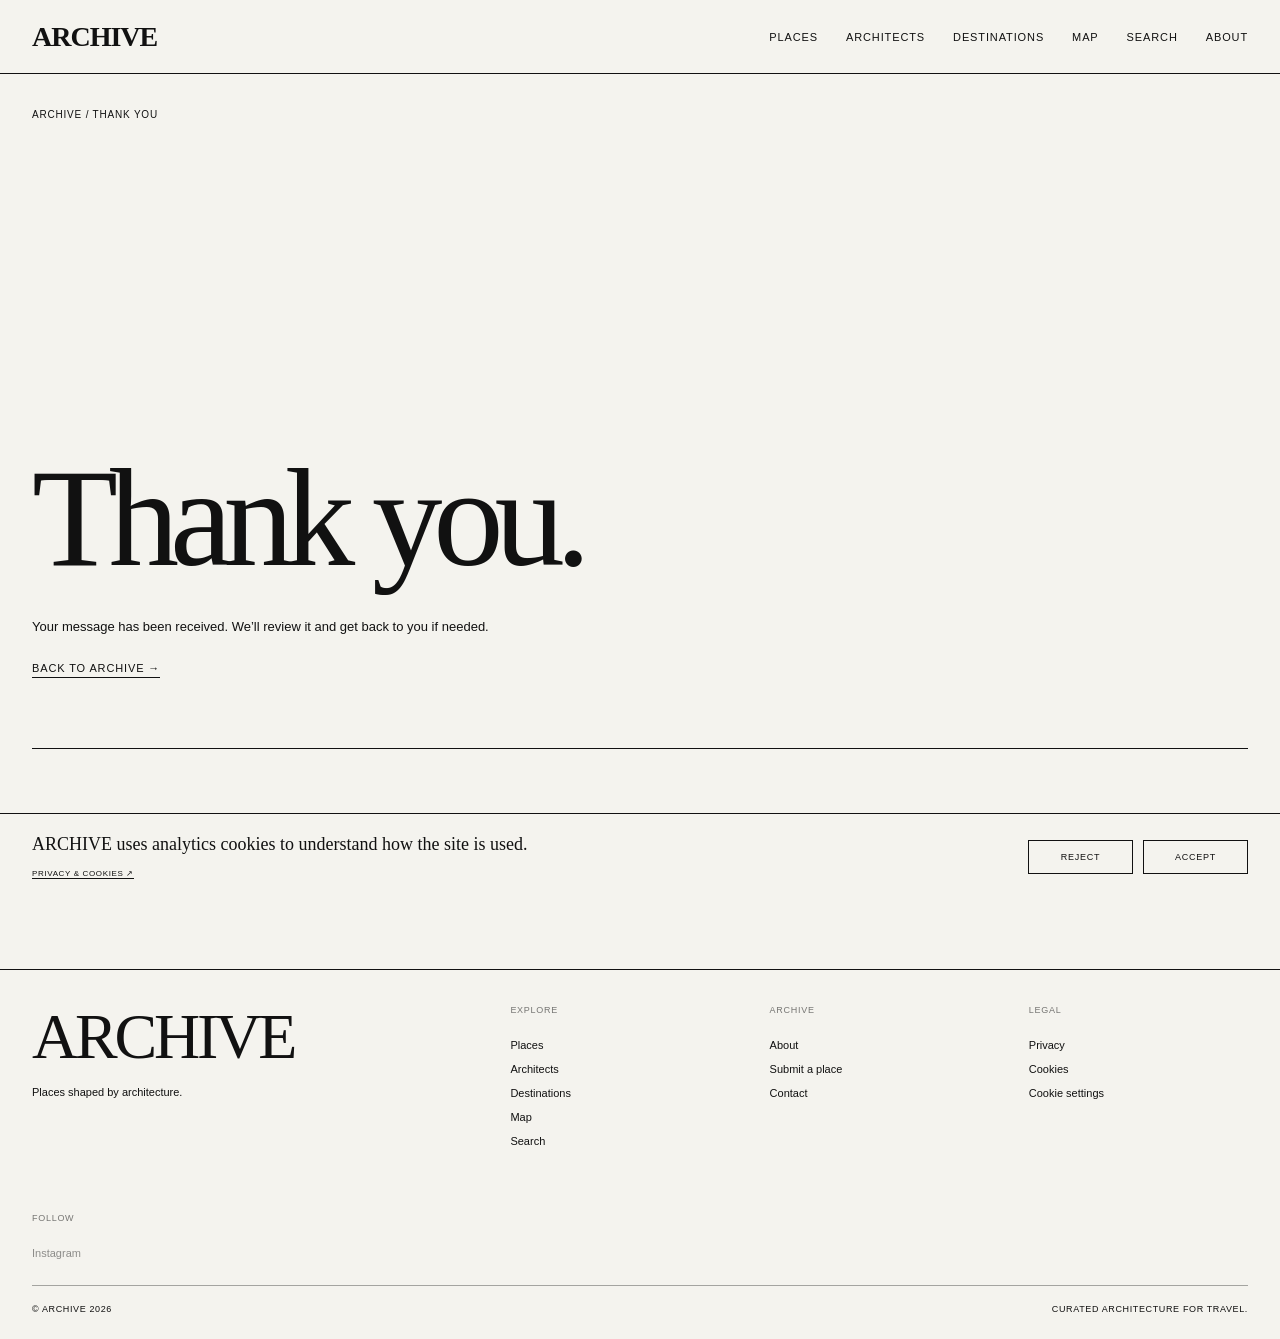
<file: thank-you.html>
<!DOCTYPE html>
<html lang="en">

<head>

  <meta charset="UTF-8">
  <meta name="viewport" content="width=device-width, initial-scale=1.0">

  <title>ARCHIVE — Thank you</title>

  <link rel="stylesheet" href="style.css">

</head>

<body>

  <header class="site-header"></header>

  <main class="thankyou-page">

    <section class="thankyou-section">

      <div class="thankyou-kicker">
        ARCHIVE / THANK YOU
      </div>

      <h1>
        Thank you.
      </h1>

      <p>
        Your message has been received.
        We’ll review it and get back to you if needed.
      </p>

      <a href="index.html">
        Back to ARCHIVE →
      </a>

    </section>

  </main>

  <script src="navigation.js"></script>

</body>

</html>
</file>
<file: style.css>
/* =========================================
   ARCHIVE
========================================= */

* {
  box-sizing: border-box;
}

html {
  scroll-behavior: smooth;
}

body {
  margin: 0;
  background: #f4f3ee;
  color: #111;
  font-family: Arial, Helvetica, sans-serif;
}


/* =========================================
   HEADER
========================================= */

.site-header {
  width: 100%;
  min-height: 74px;

  display: flex;
  justify-content: space-between;
  align-items: center;

  padding: 0 32px;

  border-bottom: 1px solid #111;
}

.logo {
  color: #111;
  text-decoration: none;

  font-family: "Times New Roman", serif;
  font-size: 28px;
  font-weight: bold;

  letter-spacing: -1px;
}

.main-nav {
  display: flex;
  gap: 28px;
}

.main-nav a {
  color: #111;
  text-decoration: none;

  font-size: 11px;
  text-transform: uppercase;
  letter-spacing: 0.08em;
}

.main-nav a:hover {
  opacity: 0.45;
}


/* =========================================
   HERO
========================================= */

.hero {
  min-height: 560px;

  padding: 35px 32px 80px;

  display: flex;
  flex-direction: column;
  justify-content: flex-end;

  border-bottom: 1px solid #111;
}

.hero-number {
  margin-bottom: auto;

  font-size: 10px;
  letter-spacing: 0.08em;
}

.hero h1 {
  margin: 0;

  max-width: 1000px;

  font-family: "Times New Roman", serif;

  font-size: clamp(62px, 9vw, 145px);
  line-height: 0.82;

  font-weight: normal;
  letter-spacing: -0.065em;
}

.hero p {
  max-width: 390px;

  margin: 38px 0 0;

  font-size: 13px;
  line-height: 1.4;
}


/* =========================================
   PLACES
========================================= */

.places {
  padding: 28px 32px 100px;
}

.section-header {
  display: flex;
  align-items: flex-end;
  justify-content: space-between;

  padding-bottom: 18px;

  border-bottom: 1px solid #111;
}

.section-header h2 {
  margin: 0;

  font-size: 12px;
  font-weight: normal;

  text-transform: uppercase;
  letter-spacing: 0.08em;
}


/* =========================================
   FILTERS
========================================= */

.filters {
  display: flex;
  gap: 22px;
}

.filters button {
  padding: 0;

  border: 0;
  background: transparent;

  color: #111;

  font-family: inherit;

  font-size: 10px;
  text-transform: uppercase;
  letter-spacing: 0.08em;

  cursor: pointer;
}

.filters button:hover {
  opacity: 0.45;
}

.filters button.active {
  text-decoration: underline;
  text-underline-offset: 5px;
}


/* =========================================
   SHARED CARD LINKS
========================================= */

.project-link {
  display: block;
  color: inherit;
  text-decoration: none;
}


/* =========================================
   ARCHITECTS PAGE
========================================= */

.architects-page {
  padding: 0 32px 100px;
}

.architects-header {
  min-height: 460px;

  display: flex;
  flex-direction: column;
  justify-content: flex-end;

  padding: 35px 0 70px;

  border-bottom: 1px solid #111;
}

.architects-kicker {
  margin-bottom: auto;

  font-size: 10px;
  letter-spacing: 0.08em;
}

.architects-header h1 {
  margin: 0;

  font-family: "Times New Roman", serif;

  font-size: clamp(70px, 10vw, 145px);
  line-height: 0.85;

  font-weight: normal;

  letter-spacing: -0.065em;
}

.architects-header p {
  max-width: 390px;

  margin: 35px 0 0;

  font-size: 13px;
  line-height: 1.4;
}

.architects-list {
  padding-top: 30px;
}

.architect-letter-group {
  display: grid;

  grid-template-columns: 100px 1fr;

  border-top: 1px solid #111;
}

.architect-letter {
  padding: 18px 0;

  font-size: 12px;

  text-transform: uppercase;
  letter-spacing: 0.08em;
}

.architect-names {
  border-left: 1px solid #111;
}

.architect-row {
  display: flex;
  justify-content: space-between;
  align-items: center;

  padding: 18px 12px 18px 24px;

  border-bottom: 1px solid rgba(17, 17, 17, 0.25);

  color: #111;

  text-decoration: none;

  transition: padding-left 0.2s ease;
}

.architect-row:hover {
  padding-left: 32px;
}

.architect-name {
  font-family: "Times New Roman", serif;

  font-size: clamp(25px, 3vw, 46px);

  letter-spacing: -0.04em;
}

.architect-count {
  font-size: 10px;

  letter-spacing: 0.08em;
}

.empty-results {
  grid-column: 1 / -1;

  padding: 80px 0;

  font-family: "Times New Roman", serif;

  font-size: 40px;
}


/* MOBILE */

@media (max-width: 800px) {

  .architects-page {
    padding: 0 18px 60px;
  }

  .architects-header {
    min-height: 390px;
  }

  .architects-header h1 {
    font-size: 64px;
  }

  .architect-letter-group {
    grid-template-columns: 50px 1fr;
  }

  .architect-row {
    padding-left: 14px;
  }

  .architect-row:hover {
    padding-left: 18px;
  }

}


/* =========================================
   ARCHITECTS — SEARCH + COMPACT LIST
========================================= */

.architects-search-section {
  display: grid;

  grid-template-columns:
    100px
    minmax(260px, 500px);

  align-items: end;

  gap: 25px;

  padding: 28px 0 38px;

  border-bottom: 1px solid #111;
}


.architects-search-section label {
  font-size: 9px;

  text-transform: uppercase;
  letter-spacing: 0.08em;
}


.architects-search-section input {
  width: 100%;

  padding: 10px 0;

  border: 0;
  border-bottom: 1px solid #111;

  border-radius: 0;

  background: transparent;

  color: #111;

  font-family:
    Arial,
    Helvetica,
    sans-serif;

  font-size: 13px;

  outline: none;
}


.architect-row {
  display: grid;

  grid-template-columns:
    minmax(200px, 1fr)
    minmax(150px, 280px)
    50px;

  align-items: center;

  gap: 20px;

  padding:
    13px
    12px
    13px
    22px;
}


.architect-name {
  font-family:
    "Times New Roman",
    serif;

  font-size:
    clamp(20px, 2vw, 28px);

  line-height: 1;

  letter-spacing: -0.025em;
}


.architect-row-location {
  font-size: 9px;

  text-transform: uppercase;

  letter-spacing: 0.06em;

  opacity: 0.55;
}


.architect-count {
  text-align: right;
}


/* =========================================
   MAP PAGE
========================================= */

.map-page {
  padding: 0 32px 100px;
}

.map-header {
  min-height: 360px;

  display: flex;
  flex-direction: column;
  justify-content: flex-end;

  padding: 35px 0 60px;

  border-bottom: 1px solid #111;
}

.map-kicker {
  margin-bottom: auto;

  font-size: 10px;
  letter-spacing: 0.08em;
}

.map-header h1 {
  margin: 0;

  font-family: "Times New Roman", serif;

  font-size: clamp(70px, 10vw, 145px);
  line-height: 0.85;

  font-weight: normal;

  letter-spacing: -0.065em;
}

.map-header p {
  max-width: 390px;

  margin: 35px 0 0;

  font-size: 13px;
  line-height: 1.4;
}

.map-section {
  padding-top: 30px;
}

#archive-map {
  width: 100%;
  height: 70vh;
  min-height: 520px;

  border: 1px solid #111;
}


/* =========================================
   ABOUT PAGE
========================================= */

.about-page {
  padding: 0 32px 100px;
}

.about-hero {
  min-height: 560px;

  display: flex;
  flex-direction: column;
  justify-content: flex-end;

  padding: 35px 0 70px;

  border-bottom: 1px solid #111;
}

.about-kicker {
  margin-bottom: auto;

  font-size: 10px;
  letter-spacing: 0.08em;
}

.about-hero h1 {
  margin: 0;

  max-width: 1100px;

  font-family: "Times New Roman", serif;

  font-size: clamp(70px, 9vw, 140px);
  line-height: 0.86;

  font-weight: normal;

  letter-spacing: -0.06em;
}


/* ABOUT TEXT */

.about-content {
  display: grid;

  grid-template-columns: 1fr 2fr;

  gap: 80px;

  padding: 45px 0 100px;

  border-bottom: 1px solid #111;
}

.about-label {
  font-size: 10px;

  text-transform: uppercase;
  letter-spacing: 0.08em;
}

.about-text {
  max-width: 850px;
}

.about-text p {
  max-width: 620px;

  font-size: 14px;
  line-height: 1.55;
}

.about-text .about-intro {
  max-width: 850px;

  margin-top: 0;

  font-family: "Times New Roman", serif;

  font-size: clamp(30px, 4vw, 54px);
  line-height: 1.05;

  letter-spacing: -0.035em;
}


/* PRINCIPLES */

.about-principles {
  display: grid;

  grid-template-columns: repeat(3, 1fr);

  border-bottom: 1px solid #111;
}

.about-principle {
  min-height: 300px;

  padding: 25px;

  border-right: 1px solid #111;
}

.about-principle:last-child {
  border-right: 0;
}

.about-principle span {
  font-size: 10px;
}

.about-principle h2 {
  margin: 80px 0 14px;

  font-family: "Times New Roman", serif;

  font-size: 30px;
  line-height: 1;

  font-weight: normal;

  letter-spacing: -0.035em;
}

.about-principle p {
  max-width: 300px;

  font-size: 11px;
  line-height: 1.45;
}


/* MOBILE */

@media (max-width: 800px) {

  .about-page {
    padding: 0 18px 60px;
  }

  .about-hero {
    min-height: 450px;
  }

  .about-hero h1 {
    font-size: 58px;
  }

  .about-content {
    grid-template-columns: 1fr;

    gap: 35px;

    padding-bottom: 70px;
  }

  .about-principles {
    grid-template-columns: 1fr;
  }

  .about-principle {
    min-height: auto;

    border-right: 0;

    border-bottom: 1px solid #111;

    padding: 25px 0 45px;
  }

  .about-principle:last-child {
    border-bottom: 0;
  }

  .about-principle h2 {
    margin-top: 50px;
  }

}
/* =========================================
   SUBMIT PAGE
========================================= */

.submit-page {
  padding: 0 32px 120px;
}


/* HERO */

.submit-hero {
  min-height: 560px;

  display: flex;
  flex-direction: column;
  justify-content: flex-end;

  padding: 35px 0 70px;

  border-bottom: 1px solid #111;
}

.submit-kicker {
  margin-bottom: auto;

  font-size: 10px;

  letter-spacing: 0.08em;
}

.submit-hero h1 {
  margin: 0;

  font-family: "Times New Roman", serif;

  font-size: clamp(70px, 10vw, 145px);
  line-height: 0.84;

  font-weight: normal;

  letter-spacing: -0.065em;
}

.submit-hero p {
  max-width: 460px;

  margin: 40px 0 0;

  font-size: 13px;
  line-height: 1.45;
}


/* INTRO */

.submit-intro {
  display: grid;

  grid-template-columns: 1fr 2fr;

  gap: 70px;

  padding: 45px 0 90px;

  border-bottom: 1px solid #111;
}

.submit-intro-label,
.submit-form-label {
  font-size: 10px;

  letter-spacing: 0.08em;

  text-transform: uppercase;
}

.submit-intro-text {
  max-width: 800px;
}

.submit-intro-text > p:first-child {
  margin: 0;

  font-family: "Times New Roman", serif;

  font-size: clamp(28px, 3.5vw, 48px);
  line-height: 1.05;

  letter-spacing: -0.035em;
}

.submit-small {
  max-width: 500px;

  margin-top: 30px;

  font-size: 12px;
  line-height: 1.5;
}


/* FORM LAYOUT */

.submit-form-section {
  display: grid;

  grid-template-columns: 1fr 2fr;

  gap: 70px;

  padding-top: 45px;
}

.archive-form {
  max-width: 850px;
}


/* FORM FIELDS */

.form-field {
  display: flex;
  flex-direction: column;

  margin-bottom: 38px;
}

.form-row {
  display: grid;

  grid-template-columns: 1fr 1fr;

  gap: 25px;
}

.form-field label {
  margin-bottom: 10px;

  font-size: 9px;

  text-transform: uppercase;
  letter-spacing: 0.08em;
}

.form-field input,
.form-field textarea,
.form-field select {

  width: 100%;

  padding: 11px 0;

  border: 0;
  border-bottom: 1px solid #111;

  border-radius: 0;

  outline: none;

  background: transparent;

  color: #111;

  font-family: Arial, Helvetica, sans-serif;

  font-size: 15px;
}

.form-field textarea {
  resize: vertical;

  min-height: 130px;
}

.form-field select {
  cursor: pointer;
}


/* DIVIDER */

.form-divider {
  margin: 15px 0 45px;

  border-top: 1px solid #111;
}


/* NOTE */

.form-consent {
  max-width: 500px;

  margin: 15px 0 35px;

  font-size: 10px;
  line-height: 1.5;

  opacity: 0.7;
}


/* BUTTON */

.form-submit {
  padding: 12px 0;

  border: 0;
  border-bottom: 1px solid #111;

  background: transparent;

  color: #111;

  font-family: Arial, Helvetica, sans-serif;

  font-size: 12px;

  text-transform: uppercase;
  letter-spacing: 0.08em;

  cursor: pointer;
}

.form-submit:hover {
  opacity: 0.45;
}


/* MOBILE */

@media (max-width: 800px) {

  .submit-page {
    padding: 0 18px 80px;
  }

  .submit-hero {
    min-height: 470px;
  }

  .submit-hero h1 {
    font-size: 64px;
  }

  .submit-intro,
  .submit-form-section {
    grid-template-columns: 1fr;

    gap: 35px;
  }

  .submit-intro {
    padding-bottom: 60px;
  }

  .form-row {
    grid-template-columns: 1fr;
    gap: 0;
  }

}
/* =========================================
   CONTACT PAGE
========================================= */

.contact-page {
  padding: 0 32px 120px;
}


/* HERO */

.contact-hero {
  min-height: 560px;

  display: flex;
  flex-direction: column;
  justify-content: flex-end;

  padding: 35px 0 70px;

  border-bottom: 1px solid #111;
}

.contact-kicker {
  margin-bottom: auto;

  font-size: 10px;

  letter-spacing: 0.08em;
}

.contact-hero h1 {
  margin: 0;

  font-family: "Times New Roman", serif;

  font-size: clamp(70px, 10vw, 145px);
  line-height: 0.84;

  font-weight: normal;

  letter-spacing: -0.065em;
}

.contact-hero p {
  max-width: 460px;

  margin: 40px 0 0;

  font-size: 13px;
  line-height: 1.45;
}


/* MAIN */

.contact-main {
  display: grid;

  grid-template-columns:
    minmax(260px, 1fr)
    minmax(0, 2fr);

  gap: 80px;

  padding-top: 50px;
}


/* DETAILS */

.contact-details {
  max-width: 340px;
}

.contact-block {
  padding: 0 0 32px;

  margin-bottom: 32px;

  border-bottom: 1px solid rgba(17, 17, 17, 0.3);
}

.contact-block:last-child {
  border-bottom: 0;
}

.contact-label {
  display: block;

  margin-bottom: 15px;

  font-size: 9px;

  letter-spacing: 0.08em;
}

.contact-block p {
  margin: 0;

  font-size: 12px;
  line-height: 1.5;
}

.contact-block a {
  display: inline-block;

  margin-top: 15px;

  color: #111;

  text-decoration: none;

  font-size: 11px;

  text-transform: uppercase;
  letter-spacing: 0.08em;

  border-bottom: 1px solid #111;

  padding-bottom: 3px;
}

.contact-block a:hover {
  opacity: 0.45;
}


/* CONTACT FORM */

.contact-form {
  max-width: 850px;
}


/* MOBILE */

@media (max-width: 800px) {

  .contact-page {
    padding: 0 18px 80px;
  }

  .contact-hero {
    min-height: 470px;
  }

  .contact-hero h1 {
    font-size: 64px;
  }

  .contact-main {
    grid-template-columns: 1fr;

    gap: 50px;
  }

  .contact-details {
    max-width: none;
  }

}
/* =========================================
   GLOBAL NAVIGATION
========================================= */

.main-nav a.nav-active {
  text-decoration: underline;
  text-underline-offset: 5px;
}


/* =========================================
   MOBILE MENU BUTTON
========================================= */

.mobile-menu-button {
  display: none;

  padding: 0;

  border: 0;

  background: transparent;

  color: #111;

  font-family: Arial, Helvetica, sans-serif;

  font-size: 10px;

  letter-spacing: 0.08em;

  cursor: pointer;
}


/* =========================================
   MOBILE MENU
========================================= */

.mobile-menu {
  position: fixed;

  inset: 0;

  z-index: 9999;

  display: flex;
  flex-direction: column;

  padding: 18px;

  background: #f4f3ee;

  opacity: 0;
  visibility: hidden;

  pointer-events: none;

  transition:
    opacity 0.25s ease,
    visibility 0.25s ease;
}

.mobile-menu.is-open {
  opacity: 1;
  visibility: visible;

  pointer-events: auto;
}

body.menu-open {
  overflow: hidden;
}


.mobile-menu-top {
  display: flex;

  justify-content: space-between;
  align-items: flex-start;

  padding-bottom: 20px;

  border-bottom: 1px solid #111;
}


.mobile-logo {
  color: #111;

  text-decoration: none;

  font-family: "Times New Roman", serif;

  font-size: 25px;
  font-weight: bold;

  letter-spacing: -1px;
}


.mobile-menu-close {
  padding: 0;

  border: 0;

  background: transparent;

  color: #111;

  font-family: Arial, Helvetica, sans-serif;

  font-size: 10px;

  letter-spacing: 0.08em;

  cursor: pointer;
}


.mobile-menu-nav {
  display: flex;

  flex-direction: column;

  margin-top: auto;

  padding-bottom: 25px;
}


.mobile-menu-nav a {
  display: block;

  padding: 10px 0;

  color: #111;

  text-decoration: none;

  font-family: "Times New Roman", serif;

  font-size: clamp(44px, 13vw, 72px);

  line-height: 0.95;

  letter-spacing: -0.05em;
}


.mobile-menu-nav a:nth-last-child(2) {
  margin-top: 30px;
}


/* =========================================
   FOOTER
========================================= */

.site-footer {
  margin-top: 100px;

  padding: 35px 32px 25px;

  border-top: 1px solid #111;

  background: #f4f3ee;
}


.footer-top {
  display: grid;

  grid-template-columns:
    2fr
    1fr
    1fr
    1fr;

  gap: 40px;

  min-height: 280px;
}


.footer-brand a {
  color: #111;

  text-decoration: none;

  font-family: "Times New Roman", serif;

  font-size: clamp(42px, 5vw, 72px);

  line-height: 1;

  letter-spacing: -0.05em;
}


.footer-brand p {
  max-width: 260px;

  margin: 16px 0 0;

  font-size: 11px;
  line-height: 1.4;
}


.footer-column {
  display: flex;

  flex-direction: column;

  align-items: flex-start;

  gap: 8px;
}


.footer-label {
  margin-bottom: 15px;

  font-size: 9px;

  text-transform: uppercase;

  letter-spacing: 0.08em;

  opacity: 0.55;
}


.footer-column a,
.footer-muted {
  color: #111;

  text-decoration: none;

  font-size: 11px;

  line-height: 1.45;
}


.footer-column a:hover {
  opacity: 0.45;
}


.footer-muted {
  opacity: 0.45;
}


.footer-bottom {
  display: flex;

  justify-content: space-between;

  padding-top: 18px;

  border-top:
    1px solid rgba(17, 17, 17, 0.35);

  font-size: 9px;

  text-transform: uppercase;

  letter-spacing: 0.07em;
}


/* =========================================
   RESPONSIVE NAVIGATION + FOOTER
========================================= */

@media (max-width: 800px) {

  .main-nav {
    display: none;
  }

  .mobile-menu-button {
    display: block;
  }


  .site-footer {
    margin-top: 60px;

    padding:
      30px
      18px
      20px;
  }


  .footer-top {
    grid-template-columns:
      repeat(2, 1fr);

    gap:
      50px
      25px;

    min-height: auto;

    padding-bottom: 60px;
  }


  .footer-brand {
    grid-column: 1 / -1;
  }


  .footer-bottom {
    flex-direction: column;

    gap: 8px;
  }

}
/* =========================================
   THANK YOU PAGE
========================================= */

.thankyou-page {
  padding: 0 32px 120px;
}

.thankyou-section {
  min-height: 75vh;

  display: flex;
  flex-direction: column;
  justify-content: flex-end;

  padding: 35px 0 70px;

  border-bottom: 1px solid #111;
}

.thankyou-kicker {
  margin-bottom: auto;

  font-size: 10px;
  letter-spacing: 0.08em;
}

.thankyou-section h1 {
  margin: 0;

  font-family: "Times New Roman", serif;

  font-size: clamp(80px, 11vw, 160px);
  line-height: 0.85;

  font-weight: normal;

  letter-spacing: -0.065em;
}

.thankyou-section p {
  max-width: 460px;

  margin: 40px 0 25px;

  font-size: 13px;
  line-height: 1.45;
}

.thankyou-section a {
  width: fit-content;

  color: #111;
  text-decoration: none;

  font-size: 11px;

  text-transform: uppercase;
  letter-spacing: 0.08em;

  border-bottom: 1px solid #111;

  padding-bottom: 3px;
}

@media (max-width: 800px) {

  .thankyou-page {
    padding: 0 18px 80px;
  }

  .thankyou-section h1 {
    font-size: 70px;
  }

}
/* =========================================
   FORM STATUS
========================================= */

.form-status {
  min-height: 20px;

  margin: 0 0 18px;

  font-size: 10px;
  line-height: 1.4;

  letter-spacing: 0.03em;
}


/* =========================================
   FIX — DESTINATION DETAIL PAGE
========================================= */

.destination-detail-page {
  width: 100%;
  overflow: hidden;
}


.destination-detail-header {
  min-height: 42vh;

  padding:
    35px
    32px
    50px;

  display: flex;
  flex-direction: column;
  justify-content: flex-end;

  border-bottom: 1px solid #111;
}


.destination-detail-header h1 {
  margin: 0;

  font-family: "Times New Roman", serif;

  font-size: clamp(72px, 10vw, 150px);
  line-height: 0.84;

  font-weight: normal;

  letter-spacing: -0.065em;
}


.destination-detail-meta {
  display: flex;
  justify-content: space-between;

  gap: 20px;

  margin-top: 30px;

  font-size: 10px;

  text-transform: uppercase;
  letter-spacing: 0.08em;
}


/* =========================================
   DESTINATION DETAIL — FINAL COMPACT VERSION
========================================= */


/* EACH PROJECT = ONE VIEWPORT */

.destination-project {
  height: calc(100vh - 74px);
  min-height: 620px;

  padding: 24px 32px 28px;

  display: flex;
  flex-direction: column;

  overflow: hidden;

  scroll-snap-align: start;

  border-bottom: 1px solid #111;
}


/* TOP INFORMATION */

.destination-project-top {
  flex: 0 0 auto;

  display: grid;

  grid-template-columns: 55px minmax(0, 1fr);

  gap: 22px;

  margin-bottom: 18px;
}


.destination-project-index {
  padding-top: 4px;

  font-size: 9px;

  letter-spacing: 0.07em;
}


/* PROJECT INFO AREA */

.destination-project-heading {
  display: grid;

  grid-template-columns:
    minmax(300px, 1.5fr)
    minmax(300px, 0.8fr);

  gap: 40px;

  align-items: end;
}


/* PROJECT NAME — SMALLER */

.destination-project-title {
  display: block;

  color: #111;

  text-decoration: none;

  font-family: "Times New Roman", serif;

  font-size: clamp(27px, 2.6vw, 42px);

  line-height: 0.95;

  font-weight: normal;

  letter-spacing: -0.035em;
}


/* ARCHITECT + LOCATION */

.destination-project-meta {
  display: flex;
  flex-direction: row;

  flex-wrap: wrap;

  gap: 4px 14px;

  margin-top: 8px;

  font-size: 10px;
  line-height: 1.3;
}


/* TYPE + PRICE */

.destination-project-actions {
  display: flex;
  flex-direction: column;

  justify-content: flex-end;
  align-items: flex-start;

  gap: 9px;
}


.destination-project-type-line {
  display: flex;

  flex-wrap: wrap;

  gap: 8px;

  font-size: 9px;

  text-transform: uppercase;

  letter-spacing: 0.065em;
}


/* LINKS */

.destination-project-links {
  display: flex;

  flex-wrap: wrap;

  gap: 14px;

  margin: 0;
}


.destination-project-links a {
  color: #111;

  text-decoration: none;

  font-size: 9px;

  text-transform: uppercase;

  letter-spacing: 0.065em;

  border-bottom: 1px solid #111;

  padding-bottom: 2px;
}


/* THREE EQUAL IMAGES */

.destination-project-gallery {
  flex: 1 1 auto;

  min-height: 0;

  width: 100%;

  display: grid;

  grid-template-columns:
    repeat(3, minmax(0, 1fr));

  gap: 8px;

  overflow: hidden;
}


.destination-project-image {
  display: block;

  min-width: 0;
  min-height: 0;

  height: 100%;

  overflow: hidden;

  background: #dad8d0;
}


.destination-project-image img {
  display: block;

  width: 100%;
  height: 100%;

  object-fit: cover;
}


/* VERY WIDE SCREENS */

@media (min-width: 1500px) {

  .destination-project-title {
    font-size: 40px;
  }

}


/* MOBILE */

@media (max-width: 800px) {

  .destination-project {
    height: auto;
    min-height: 0;

    padding: 24px 18px 45px;

    overflow: visible;
  }


  .destination-project-top {
    grid-template-columns: 1fr;

    gap: 12px;
  }


  .destination-project-heading {
    grid-template-columns: 1fr;

    gap: 16px;
  }


  .destination-project-title {
    font-size: 32px;
  }


  .destination-project-meta {
    flex-direction: column;

    gap: 2px;
  }


  .destination-project-gallery {
    grid-template-columns: 1fr;

    gap: 8px;

    overflow: visible;
  }


  .destination-project-image {
    height: auto;

    aspect-ratio: 4 / 3;
  }

}
/* =========================================
   ARCHITECT DETAIL — COMPACT RELATED PROJECTS
========================================= */

.architect-related .project-grid {
  display: grid;

  grid-template-columns:
    repeat(5, minmax(0, 1fr));

  column-gap: 14px;
  row-gap: 28px;

  padding-top: 22px;
}


.architect-related .project-image {
  aspect-ratio: 4 / 3;
}


.architect-related .project-info {
  padding-top: 6px;
}


.architect-related .project-info h3 {
  margin: 0 0 4px;

  font-size: 10px;
  line-height: 1.15;

  font-weight: normal;

  text-transform: uppercase;
}


.architect-related .project-info p {
  margin: 0;

  font-size: 9px;
  line-height: 1.3;
}


.architect-related .project-type {
  margin-top: 6px;

  font-size: 8px;

  letter-spacing: 0.07em;
}


.architect-related .project-number {
  top: 6px;
  right: 6px;

  padding: 2px 4px;

  font-size: 8px;
}


/* MEDIUM SCREENS */

@media (max-width: 1200px) {

  .architect-related .project-grid {
    grid-template-columns:
      repeat(4, minmax(0, 1fr));
  }

}


/* TABLET */

@media (max-width: 900px) {

  .architect-related .project-grid {
    grid-template-columns:
      repeat(3, minmax(0, 1fr));
  }

}


/* MOBILE */

@media (max-width: 600px) {

  .architect-related .project-grid {
    grid-template-columns:
      repeat(2, minmax(0, 1fr));

    column-gap: 10px;
    row-gap: 22px;
  }

}
/* =========================================
   DESTINATION DETAIL — LEFT ALIGNED INFO
========================================= */

.destination-project {
  height: calc(100vh - 74px);
  min-height: 620px;

  padding: 22px 32px 28px;

  display: flex;
  flex-direction: column;

  overflow: hidden;

  scroll-snap-align: start;

  border-bottom: 1px solid #111;
}


/* INFO */

.destination-project-info {
  flex: 0 0 auto;

  width: 100%;

  margin-bottom: 18px;
}


.destination-project-index {
  margin-bottom: 10px;

  font-size: 8px;

  letter-spacing: 0.07em;
}


.destination-project-title {
  display: block;

  width: fit-content;

  color: #111;

  text-decoration: none;

  font-family: "Times New Roman", serif;

  font-size: clamp(26px, 2.3vw, 38px);

  line-height: 0.95;

  font-weight: normal;

  letter-spacing: -0.03em;
}


.destination-project-secondary {
  display: flex;

  flex-wrap: wrap;

  gap: 4px 16px;

  margin-top: 7px;

  font-size: 10px;
  line-height: 1.3;
}


.destination-project-type-price {
  display: flex;

  flex-wrap: wrap;

  align-items: baseline;

  gap: 8px;

  margin-top: 8px;

  font-size: 9px;

  text-transform: uppercase;

  letter-spacing: 0.06em;
}


.destination-project-price {
  font-weight: 700;
}


.destination-project-links {
  display: flex;

  flex-wrap: wrap;

  gap: 14px;

  margin-top: 8px;
}


.destination-project-links a {
  color: #111;

  text-decoration: none;

  font-size: 9px;

  text-transform: uppercase;

  letter-spacing: 0.065em;

  border-bottom: 1px solid #111;

  padding-bottom: 2px;
}


/* THREE EQUAL IMAGES */

.destination-project-gallery {
  flex: 1 1 auto;

  min-height: 0;

  width: 100%;

  display: grid;

  grid-template-columns:
    repeat(3, minmax(0, 1fr));

  gap: 8px;
}


.destination-project-image {
  min-width: 0;
  min-height: 0;

  overflow: hidden;

  background: #dad8d0;
}


.destination-project-image img {
  width: 100%;
  height: 100%;

  display: block;

  object-fit: cover;
}


/* MOBILE */

@media (max-width: 800px) {

  .destination-project {
    height: auto;
    min-height: 0;

    padding:
      22px
      18px
      45px;

    overflow: visible;
  }


  .destination-project-title {
    font-size: 30px;
  }


  .destination-project-secondary {
    flex-direction: column;

    gap: 2px;
  }


  .destination-project-gallery {
    grid-template-columns: 1fr;

    gap: 8px;
  }


  .destination-project-image {
    aspect-ratio: 4 / 3;
  }

}


/* =========================================
   DESTINATION SWITCHER — CENTER ALIGN FIX
========================================= */

.destination-switcher {
  display: grid;

  grid-template-columns:
    170px
    minmax(260px, 480px);

  align-items: center;

  column-gap: 28px;
  row-gap: 0;

  margin-top: 22px;
}


.destination-switcher label {
  margin: 0;

  display: flex;
  align-items: center;

  font-size: 9px;

  text-transform: uppercase;
  letter-spacing: 0.08em;

  line-height: 1;
}


.destination-switcher select {
  width: 100%;

  margin: 0;

  padding:
    8px
    26px
    8px
    0;

  border: 0;
  border-bottom: 1px solid #111;

  border-radius: 0;

  background: transparent;

  color: #111;

  font-family: Arial, Helvetica, sans-serif;
  font-size: 12px;
  line-height: 1.2;

  outline: none;
  cursor: pointer;
}


/* MOBILE */

@media (max-width: 800px) {

  .destination-switcher {
    grid-template-columns: 1fr;

    align-items: start;

    gap: 8px;
  }

}


/* =========================================
   PROJECT AWARDS
========================================= */

.project-awards {
  margin: 0;

  padding:
    32px
    0
    65px;

  border-top:
    1px solid #111;

  border-bottom:
    1px solid #111;
}


.project-awards-header {
  display: flex;

  justify-content: space-between;

  align-items: center;

  padding-bottom: 12px;

  border-bottom:
    1px solid #111;
}


.project-awards-header h2 {
  margin: 0;

  font-size: 9px;

  font-weight: normal;

  text-transform: uppercase;

  letter-spacing: 0.08em;
}


.project-awards-header span {
  font-size: 9px;
}


.project-award-row {
  display: grid;

  grid-template-columns:
    90px
    minmax(220px, 1fr)
    minmax(110px, 180px);

  gap: 25px;

  align-items: baseline;

  padding:
    12px
    0;

  border-bottom:
    1px solid rgba(17, 17, 17, 0.18);

  color: #111;

  text-decoration: none;
}


.project-award-year {
  font-size: 9px;

  letter-spacing: 0.05em;
}


.project-award-name {
  font-family:
    "Times New Roman",
    serif;

  font-size: 18px;

  line-height: 1;

  letter-spacing: -0.02em;
}


.project-award-recognition {
  font-size: 8px;

  text-transform: uppercase;

  letter-spacing: 0.07em;

  text-align: right;

  opacity: 0.6;
}


a.project-award-row:hover
.project-award-name {
  text-decoration: underline;

  text-underline-offset: 3px;
}


.project-page-top strong {
  font-weight: 700;
}


/* MOBILE */

@media (max-width: 800px) {

  .project-awards {
    margin: 0;

    padding-bottom: 50px;
  }


  .project-award-row {
    grid-template-columns:
      55px
      1fr;

    gap:
      6px
      15px;
  }


  .project-award-recognition {
    grid-column: 2;

    text-align: left;
  }

}


/* =========================================
   ARCHIVE — COOKIE CONSENT
========================================= */

.archive-cookie-banner {
  position: fixed;

  left: 0;
  right: 0;
  bottom: 0;

  z-index: 99999;

  display: grid;

  grid-template-columns:
    minmax(300px, 1fr)
    auto;

  align-items: center;

  gap: 40px;

  padding:
    20px
    32px;

  background: #f4f3ee;

  border-top:
    1px solid #111;
}


.archive-cookie-copy {
  max-width: 650px;
}


.archive-cookie-copy p {
  margin:
    0
    0
    7px;

  font-family:
    "Times New Roman",
    serif;

  font-size: 18px;

  line-height: 1.15;
}


.archive-cookie-copy a {
  color: #111;

  text-decoration: none;

  font-size: 8px;

  text-transform: uppercase;

  letter-spacing: 0.08em;

  border-bottom:
    1px solid #111;
}


.archive-cookie-actions {
  display: flex;

  align-items: center;

  gap: 10px;
}


.archive-cookie-actions button {
  min-width: 105px;

  padding:
    11px
    18px;

  border:
    1px solid #111;

  border-radius: 0;

  background: transparent;

  color: #111;

  font-family:
    Arial,
    Helvetica,
    sans-serif;

  font-size: 9px;

  text-transform: uppercase;

  letter-spacing: 0.08em;

  cursor: pointer;
}


.archive-cookie-actions button:hover {
  background: #111;

  color: #f4f3ee;
}


@media (max-width: 700px) {

  .archive-cookie-banner {
    grid-template-columns: 1fr;

    gap: 20px;

    padding:
      20px
      18px;
  }


  .archive-cookie-actions {
    display: grid;

    grid-template-columns:
      1fr
      1fr;

    width: 100%;
  }


  .archive-cookie-actions button {
    width: 100%;
  }

}
/* =========================================
   LEGAL PAGES
========================================= */

.legal-page {
  padding:
    0
    32px
    120px;
}


.legal-hero {
  min-height: 420px;

  display: flex;

  flex-direction: column;

  justify-content: flex-end;

  padding:
    35px
    0
    55px;

  border-bottom:
    1px solid #111;
}


.legal-kicker {
  margin-bottom: auto;

  font-size: 10px;

  letter-spacing: 0.08em;
}


.legal-hero h1 {
  margin: 0;

  font-family:
    "Times New Roman",
    serif;

  font-size:
    clamp(70px, 9vw, 135px);

  line-height: 0.85;

  font-weight: normal;

  letter-spacing: -0.06em;
}


.legal-content {
  max-width: 1000px;
}


.legal-section {
  display: grid;

  grid-template-columns:
    80px
    minmax(0, 650px);

  gap: 30px;

  padding:
    32px
    0;

  border-bottom:
    1px solid
    rgba(17, 17, 17, 0.25);
}


.legal-section > span {
  font-size: 9px;

  letter-spacing: 0.06em;
}


.legal-section h2 {
  margin:
    0
    0
    14px;

  font-family:
    "Times New Roman",
    serif;

  font-size: 28px;

  font-weight: normal;

  letter-spacing: -0.03em;
}


.legal-section p {
  max-width: 650px;

  margin:
    0
    0
    14px;

  font-size: 12px;

  line-height: 1.55;
}


.legal-cookie-settings {
  margin-top: 8px;

  padding:
    9px
    0;

  border: 0;

  border-bottom:
    1px solid #111;

  background: transparent;

  color: #111;

  font-family:
    Arial,
    Helvetica,
    sans-serif;

  font-size: 9px;

  text-transform: uppercase;

  letter-spacing: 0.08em;

  cursor: pointer;
}


@media (max-width: 800px) {

  .legal-page {
    padding:
      0
      18px
      80px;
  }


  .legal-hero {
    min-height: 350px;
  }


  .legal-hero h1 {
    font-size: 64px;
  }


  .legal-section {
    grid-template-columns:
      40px
      1fr;

    gap: 15px;
  }

}


/* =========================================================
   ARCHIVE — DESTINATIONS INDEX
   CLEAN FINAL STYLES
   ========================================================= */

/* PAGE */
.destinations-page {
  width: 100%;
  padding: 0 32px 100px;
}

/* HERO — same visual language as the rest of ARCHIVE */
.destinations-hero {
  min-height: 460px;
  display: flex;
  flex-direction: column;
  justify-content: flex-end;
  padding: 35px 0 60px;
  border-bottom: 1px solid #111;
}

.destinations-kicker {
  margin-bottom: auto;
  font-size: 10px;
  letter-spacing: 0.08em;
}

.destinations-hero h1 {
  margin: 0;
  font-family: "Times New Roman", serif;
  font-size: clamp(70px, 10vw, 145px);
  line-height: 0.85;
  font-weight: normal;
  letter-spacing: -0.065em;
}

.destinations-intro {
  max-width: 390px;
  margin: 35px 0 0;
  font-size: 13px;
  line-height: 1.4;
}

/* When JS scrolls here, keep the global header visible */
#destinations-content {
  scroll-margin-top: 74px;
}

/* CONTROLS */
.destinations-controls {
  width: 100%;
  margin: 0 0 30px;
  padding: 22px 0 24px;
  border-bottom: 1px solid #111;
}

#continent-filters,
.continent-filters {
  display: flex;
  flex-wrap: wrap;
  align-items: center;
  gap: 10px 26px;
  width: 100%;
  margin: 0 0 20px;
  padding: 0 0 16px;
  border-bottom: 1px solid rgba(17, 17, 17, 0.35);
}

.destination-filter,
.continent-filter {
  appearance: none;
  -webkit-appearance: none;
  margin: 0;
  padding: 0 0 4px;
  border: 0;
  border-bottom: 1px solid transparent;
  border-radius: 0;
  background: transparent;
  color: #666;
  font-family: Arial, Helvetica, sans-serif;
  font-size: 10px;
  font-weight: normal;
  line-height: 1;
  text-transform: uppercase;
  letter-spacing: 0.07em;
  cursor: pointer;
}

.destination-filter:hover,
.continent-filter:hover {
  color: #111;
}

.destination-filter.active,
.continent-filter.active {
  color: #111;
  border-bottom-color: #111;
}

/* COUNTRY SELECTOR */
.destinations-controls .country-selector {
  display: grid;
  grid-template-columns: 150px minmax(260px, 520px);
  column-gap: 22px;
  align-items: center;
  width: 100%;
  margin: 0;
  padding: 0;
}

.destinations-controls .country-selector label {
  display: flex;
  align-items: center;
  height: 36px;
  margin: 0;
  padding: 0;
  font-size: 9px;
  line-height: 1;
  text-transform: uppercase;
  letter-spacing: 0.08em;
}

.destinations-controls .country-selector select {
  display: block;
  width: 100%;
  height: 36px;
  margin: 0;
  padding: 0 26px 0 0;
  border: 0;
  border-bottom: 1px solid #111;
  border-radius: 0;
  background: transparent;
  color: #111;
  font-family: Arial, Helvetica, sans-serif;
  font-size: 12px;
  line-height: 36px;
  outline: none;
  cursor: pointer;
}

/* GRID */
#destinations-grid,
.destinations-grid {
  display: grid;
  grid-template-columns: repeat(4, minmax(0, 1fr));
  column-gap: 16px;
  row-gap: 38px;
  width: 100%;
  padding-top: 4px;
}

/* CARD */
.destination-card {
  min-width: 0;
  margin: 0 !important;
  padding: 0;
}

.destination-card-link {
  display: block;
  width: 100%;
  color: #111;
  text-decoration: none;
}

/* IMAGE — horizontal editorial crop */
.destination-card-image,
.destination-image {
  position: relative;
  width: 100%;
  aspect-ratio: 4 / 3;
  overflow: hidden;
  background: #dad8d0;
}

.destination-card-image img,
.destination-image img {
  display: block;
  width: 100%;
  height: 100%;
  object-fit: cover;
  transition: transform 0.4s ease;
}

.destination-card-link:hover .destination-card-image img,
.destination-card-link:hover .destination-image img {
  transform: scale(1.015);
}

/* CARD TEXT */
.destination-card-info,
.destination-info {
  padding-top: 9px;
}

.destination-card-top {
  display: flex;
  justify-content: space-between;
  align-items: baseline;
  gap: 12px;
}

.destination-card-top h2,
.destination-card-info h2,
.destination-info h2 {
  margin: 0;
  font-family: "Times New Roman", serif;
  font-size: clamp(22px, 2vw, 31px);
  line-height: 0.98;
  font-weight: normal;
  letter-spacing: -0.035em;
}

.destination-card-count,
.destination-number {
  font-size: 8px;
  line-height: 1;
  letter-spacing: 0.07em;
}

.destination-card-meta,
.destination-meta {
  display: flex;
  justify-content: space-between;
  gap: 10px;
  margin-top: 8px;
  padding-top: 6px;
  border-top: 1px solid rgba(17, 17, 17, 0.28);
  color: #111;
  font-size: 8px;
  line-height: 1.3;
  text-transform: uppercase;
  letter-spacing: 0.07em;
}

.destination-card-architect {
  margin-top: 5px;
  font-size: 10px;
  line-height: 1.3;
}

/* EMPTY STATE */
.destinations-empty {
  grid-column: 1 / -1;
  padding: 35px 0 70px;
  font-size: 11px;
  color: #666;
}

/* RESPONSIVE */
@media (max-width: 1100px) {
  #destinations-grid,
  .destinations-grid {
    grid-template-columns: repeat(3, minmax(0, 1fr));
  }
}

@media (max-width: 800px) {
  .destinations-page {
    padding: 0 18px 60px;
  }

  .destinations-hero {
    min-height: 390px;
    padding: 25px 0 45px;
  }

  .destinations-hero h1 {
    font-size: 58px;
  }

  #continent-filters,
  .continent-filters {
    flex-wrap: nowrap;
    overflow-x: auto;
    white-space: nowrap;
    gap: 18px;
  }

  .destinations-controls .country-selector {
    grid-template-columns: 1fr;
    gap: 5px;
  }

  .destinations-controls .country-selector label {
    height: auto;
  }

  #destinations-grid,
  .destinations-grid {
    grid-template-columns: repeat(2, minmax(0, 1fr));
    column-gap: 12px;
    row-gap: 30px;
  }
}

@media (max-width: 500px) {
  #destinations-grid,
  .destinations-grid {
    grid-template-columns: 1fr;
  }
}


/* =========================================================
   ARCHIVE — PLACES
   FINAL DESKTOP CARD PROPORTIONS
========================================================= */


/* ---------------------------------------------------------
   GRID
--------------------------------------------------------- */

.places .project-grid {
  display: grid;

  grid-template-columns:
    repeat(3, minmax(0, 1fr));

  column-gap: 22px;

  row-gap: 55px;

  padding-top: 36px;
}


/* ---------------------------------------------------------
   CARD
--------------------------------------------------------- */

.places .project {
  min-width: 0;

  margin: 0;

  padding: 0;
}


.places .project-link {
  display: block;

  width: 100%;

  color: #111;

  text-decoration: none;
}


/* ---------------------------------------------------------
   IMAGE
--------------------------------------------------------- */

.places .project-image {
  position: relative;

  width: 100%;

  /*
    Horizontal enough to see the entire card
    within a normal desktop viewport.
  */

  aspect-ratio: 4 / 3;

  overflow: hidden;

  background: #dad8d0;
}


.places .project-image img {
  display: block;

  width: 100%;

  height: 100%;

  object-fit: cover;

  transition:
    transform 0.4s ease;
}


.places .project:hover
.project-image img {
  transform: scale(1.015);
}


/* ---------------------------------------------------------
   NUMBER
--------------------------------------------------------- */

.places .project-number {
  position: absolute;

  top: 9px;

  right: 9px;

  padding:
    4px
    6px;

  background: #f4f3ee;

  font-size: 9px;

  line-height: 1;
}


/* ---------------------------------------------------------
   INFORMATION
--------------------------------------------------------- */

.places .project-info {
  padding-top: 9px;
}


/* PROJECT NAME */

.places .project-info h2,
.places .project-info h3 {
  margin:
    0
    0
    8px;

  font-family:
    "Times New Roman",
    serif;

  font-size:
    clamp(22px, 1.8vw, 30px);

  line-height: 0.98;

  font-weight: normal;

  letter-spacing: -0.035em;

  text-transform: none;
}


/* ARCHITECT */

.places .project-info p {
  margin:
    0
    0
    3px;

  font-family:
    Arial,
    Helvetica,
    sans-serif;

  font-size: 10px;

  line-height: 1.3;

  font-weight: normal;
}


/* LOCATION + TYPE */

.places .project-meta {
  display: flex;

  justify-content: space-between;

  align-items: flex-start;

  gap: 15px;

  margin-top: 8px;

  padding-top: 6px;

  border-top:
    1px solid
    rgba(17, 17, 17, 0.25);

  font-family:
    Arial,
    Helvetica,
    sans-serif;

  font-size: 8px;

  line-height: 1.3;

  text-transform: uppercase;

  letter-spacing: 0.07em;
}


.places .project-type {
  margin-top: 8px;

  font-size: 8px;

  line-height: 1.3;

  text-transform: uppercase;

  letter-spacing: 0.07em;
}


/* =========================================================
   LARGE DESKTOP
========================================================= */

@media (min-width: 1400px) {

  .places .project-grid {
    grid-template-columns:
      repeat(3, minmax(0, 1fr));

    column-gap: 26px;
  }

}


/* =========================================================
   TABLET
========================================================= */

@media (max-width: 1000px) {

  .places .project-grid {
    grid-template-columns:
      repeat(2, minmax(0, 1fr));
  }

}


/* =========================================================
   MOBILE
========================================================= */

@media (max-width: 600px) {

  .places .project-grid {
    grid-template-columns: 1fr;

    row-gap: 45px;
  }


  .places .project-image {
    aspect-ratio: 4 / 3;
  }

}
/* =========================================================


/* =========================================================
   ARCHIVE — MAP
   FINAL EDITORIAL CONTROLS
========================================================= */


/* ---------------------------------------------------------
   CONTROLS
--------------------------------------------------------- */

.map-controls {
  display: grid;

  grid-template-columns:
    minmax(0, 1fr)
    minmax(260px, 320px)
    90px;

  column-gap: 45px;

  align-items: end;

  padding: 22px 0 18px;

  border-bottom:
    1px solid #111;
}


.map-control-block {
  min-width: 0;
}


.map-control-label {
  display: block;

  margin-bottom: 15px;

  font-size: 9px;

  line-height: 1;

  text-transform: uppercase;

  letter-spacing: 0.08em;
}


/* ---------------------------------------------------------
   TYPE
--------------------------------------------------------- */

.map-type-filters {
  display: flex;

  align-items: center;

  gap: 25px;
}


.map-type-filter {
  appearance: none;

  -webkit-appearance: none;

  margin: 0;

  padding:
    0
    0
    5px;

  border: 0;

  border-bottom:
    1px solid transparent;

  border-radius: 0;

  background: transparent;

  color: #777;

  font-family:
    Arial,
    Helvetica,
    sans-serif;

  font-size: 10px;

  font-weight: normal;

  line-height: 1;

  text-transform: uppercase;

  letter-spacing: 0.06em;

  cursor: pointer;
}


.map-type-filter:hover {
  color: #111;
}


.map-type-filter.active {
  color: #111;

  border-bottom-color: #111;
}


/* ---------------------------------------------------------
   ARCHITECT
--------------------------------------------------------- */

.map-control-architect select {
  display: block;

  width: 100%;

  height: 31px;

  margin: 0;

  padding:
    0
    25px
    0
    0;

  border: 0;

  border-bottom:
    1px solid #111;

  border-radius: 0;

  background: transparent;

  color: #111;

  font-family:
    Arial,
    Helvetica,
    sans-serif;

  font-size: 11px;

  line-height: 31px;

  outline: none;

  cursor: pointer;
}


/* ---------------------------------------------------------
   COUNT
--------------------------------------------------------- */

.map-control-count {
  display: flex;

  justify-content: flex-end;

  align-items: flex-end;

  min-height: 31px;

  padding-bottom: 7px;

  font-size: 8px;

  text-transform: uppercase;

  letter-spacing: 0.07em;

  white-space: nowrap;
}


/* ---------------------------------------------------------
   MAP
--------------------------------------------------------- */

.map-section {
  padding-top: 18px;
}


#archive-map {
  width: 100%;

  height: 72vh;

  min-height: 540px;

  border:
    1px solid #111;

  background: #e7e6e1;
}


/* ---------------------------------------------------------
   MONOCHROME TILES
--------------------------------------------------------- */

#archive-map .leaflet-tile {
  filter:
    grayscale(1)
    saturate(0)
    contrast(0.9)
    brightness(1.06)
    !important;
}


/* ---------------------------------------------------------
   BLACK MARKERS
--------------------------------------------------------- */

#archive-map path.leaflet-interactive {
  stroke:
    #111
    !important;

  fill:
    #111
    !important;

  stroke-opacity:
    1
    !important;

  fill-opacity:
    1
    !important;
}


/* ---------------------------------------------------------
   ZOOM
--------------------------------------------------------- */

#archive-map .leaflet-control-zoom {
  border:
    1px solid #111
    !important;

  border-radius:
    0
    !important;

  box-shadow:
    none
    !important;
}


#archive-map .leaflet-control-zoom a {
  border-radius:
    0
    !important;

  background:
    #f4f3ee
    !important;

  color:
    #111
    !important;
}


/* ---------------------------------------------------------
   POPUP
--------------------------------------------------------- */

#archive-map
.leaflet-popup-content-wrapper {
  padding: 0;

  background:
    #f4f3ee;

  border:
    1px solid #111;

  border-radius:
    16px;

  box-shadow:
    0
    8px
    20px
    rgba(0, 0, 0, 0.18);

  overflow: hidden;
}


#archive-map
.leaflet-popup-content {
  width:
    320px
    !important;

  margin: 0;

  color:
    #111
    !important;
}


#archive-map
.leaflet-popup-tip {
  background:
    #f4f3ee;

  box-shadow:
    none;
}


#archive-map
.leaflet-popup-close-button {
  top:
    8px
    !important;

  right:
    8px
    !important;

  width:
    24px
    !important;

  height:
    24px
    !important;

  padding:
    0
    !important;

  color:
    #111
    !important;

  font-size:
    22px
    !important;

  line-height:
    22px
    !important;

  z-index: 20;
}


/* POPUP LINK */

#archive-map
.map-popup-link {
  display: block;

  color:
    #111
    !important;

  text-decoration: none;
}


/* IMAGE */

#archive-map
.map-popup-image-wrap {
  width:
    calc(100% - 32px);

  margin:
    16px
    16px
    0;

  aspect-ratio:
    4 / 3;

  overflow: hidden;
}


#archive-map
.map-popup-image {
  display: block;

  width: 100%;

  height: 100%;

  object-fit: cover;
}


/* TEXT */

#archive-map
.map-popup-content {
  display: flex;

  flex-direction: column;

  align-items: flex-start;

  gap: 3px;

  padding:
    14px
    22px
    20px;
}


#archive-map
.map-popup-type {
  margin-bottom: 8px;

  color:
    #111
    !important;

  font-size: 8px;

  text-transform: uppercase;

  letter-spacing: 0.08em;
}


#archive-map
.map-popup-content strong {
  color:
    #111
    !important;

  font-family:
    "Times New Roman",
    serif;

  font-size: 26px;

  line-height: 1;

  font-weight: normal;

  letter-spacing:
    -0.035em;

  text-transform: none;
}


#archive-map
.map-popup-architect {
  margin-top: 8px;

  color:
    #111
    !important;

  font-size: 10px;
}


#archive-map
.map-popup-location {
  color:
    #111
    !important;

  font-size: 10px;
}


#archive-map
.map-popup-view {
  margin-top: 14px;

  padding-bottom: 3px;

  color:
    #111
    !important;

  border-bottom:
    1px solid #111;

  font-size: 9px;

  text-transform: uppercase;

  letter-spacing: 0.07em;
}


/* ---------------------------------------------------------
   MOBILE
--------------------------------------------------------- */

@media (max-width: 800px) {

  .map-controls {
    grid-template-columns: 1fr;

    gap: 24px;

    padding:
      20px
      0;
  }


  .map-type-filters {
    flex-wrap: nowrap;

    overflow-x: auto;

    white-space: nowrap;
  }


  .map-control-count {
    justify-content: flex-start;

    min-height: auto;

    padding-bottom: 0;
  }


  #archive-map {
    height: 68vh;

    min-height: 470px;
  }

}


/* =========================================================
   ARCHIVE — SEARCH
   FINAL EDITORIAL DESIGN
========================================================= */


/* ---------------------------------------------------------
   PAGE
--------------------------------------------------------- */

.search-page {
  padding:
    0
    32px
    110px;
}


/* ---------------------------------------------------------
   HEADER
--------------------------------------------------------- */

.search-header {
  min-height: 420px;

  display: flex;

  flex-direction: column;

  justify-content: flex-end;

  padding:
    35px
    0
    55px;

  border-bottom:
    1px solid #111;
}


.search-kicker {
  margin-bottom: auto;

  font-size: 10px;

  letter-spacing: 0.08em;
}


.search-header h1 {
  margin: 0;

  font-family:
    "Times New Roman",
    serif;

  font-size:
    clamp(70px, 10vw, 145px);

  line-height: 0.85;

  font-weight: normal;

  letter-spacing: -0.065em;
}


.search-header p {
  max-width: 390px;

  margin:
    35px
    0
    0;

  font-size: 13px;

  line-height: 1.4;
}


/* ---------------------------------------------------------
   SEARCH FIELD
--------------------------------------------------------- */

.search-interface {
  display: grid;

  grid-template-columns:
    150px
    minmax(0, 1fr);

  gap: 22px;

  align-items: end;

  padding:
    26px
    0;

  border-bottom:
    1px solid #111;
}


.search-label {
  padding-bottom: 12px;

  font-size: 9px;

  text-transform: uppercase;

  letter-spacing: 0.08em;
}


.search-input-wrap {
  display: grid;

  grid-template-columns:
    minmax(0, 1fr)
    auto;

  gap: 25px;

  align-items: end;
}


#global-search-input {
  width: 100%;

  margin: 0;

  padding:
    8px
    0
    10px;

  border: 0;

  border-bottom:
    1px solid #111;

  border-radius: 0;

  background: transparent;

  color: #111;

  font-family:
    "Times New Roman",
    serif;

  font-size:
    clamp(26px, 3vw, 42px);

  line-height: 1;

  font-weight: normal;

  letter-spacing: -0.03em;

  outline: none;
}


#global-search-input::placeholder {
  color: #888;

  opacity: 1;
}


#global-search-input::-webkit-search-cancel-button {
  cursor: pointer;
}


.search-result-total {
  min-width: 80px;

  padding-bottom: 10px;

  text-align: right;

  font-size: 8px;

  text-transform: uppercase;

  letter-spacing: 0.07em;

  white-space: nowrap;
}


/* ---------------------------------------------------------
   RESULTS
--------------------------------------------------------- */

.search-results {
  width: 100%;
}


.search-result-section {
  padding:
    34px
    0
    55px;

  border-bottom:
    1px solid #111;
}


.search-result-header {
  display: flex;

  justify-content: space-between;

  align-items: baseline;

  padding-bottom: 18px;

  margin-bottom: 24px;

  border-bottom:
    1px solid
    rgba(17, 17, 17, 0.3);
}


.search-result-header h2 {
  margin: 0;

  font-size: 10px;

  font-weight: normal;

  text-transform: uppercase;

  letter-spacing: 0.08em;
}


.search-result-header span {
  font-size: 9px;

  letter-spacing: 0.07em;
}


/* ---------------------------------------------------------
   PLACE RESULTS
--------------------------------------------------------- */

.search-places-grid {
  display: grid;

  grid-template-columns:
    repeat(4, minmax(0, 1fr));

  gap:
    38px
    16px;
}


.search-place {
  min-width: 0;
}


.search-place-link {
  display: block;

  color: #111;

  text-decoration: none;
}


.search-place-image {
  position: relative;

  width: 100%;

  aspect-ratio: 4 / 3;

  overflow: hidden;

  background: #dad8d0;
}


.search-place-image img {
  display: block;

  width: 100%;

  height: 100%;

  object-fit: cover;

  transition:
    transform
    0.4s ease;
}


.search-place:hover
.search-place-image img {
  transform: scale(1.015);
}


.search-place-number {
  position: absolute;

  top: 7px;

  right: 7px;

  padding:
    3px
    5px;

  background:
    #f4f3ee;

  font-size: 8px;
}


.search-place-info {
  padding-top: 9px;
}


.search-place-info h3 {
  margin:
    0
    0
    7px;

  font-family:
    "Times New Roman",
    serif;

  font-size:
    clamp(21px, 1.8vw, 29px);

  line-height: 0.98;

  font-weight: normal;

  letter-spacing: -0.035em;
}


.search-place-info p {
  margin: 0;

  font-size: 10px;

  line-height: 1.35;
}


.search-place-meta {
  display: flex;

  justify-content: space-between;

  gap: 10px;

  margin-top: 8px;

  padding-top: 6px;

  border-top:
    1px solid
    rgba(17, 17, 17, 0.25);

  font-size: 8px;

  line-height: 1.3;

  text-transform: uppercase;

  letter-spacing: 0.07em;
}


/* ---------------------------------------------------------
   TEXT RESULTS
--------------------------------------------------------- */

.search-text-list {
  width: 100%;
}


.search-text-row {
  display: grid;

  grid-template-columns:
    minmax(0, 1fr)
    minmax(200px, 0.7fr)
    30px;

  gap: 20px;

  align-items: center;

  padding:
    15px
    0;

  border-bottom:
    1px solid
    rgba(17, 17, 17, 0.22);

  color: #111;

  text-decoration: none;
}


.search-text-row:first-child {
  border-top:
    1px solid
    rgba(17, 17, 17, 0.22);
}


.search-text-name {
  font-family:
    "Times New Roman",
    serif;

  font-size:
    clamp(25px, 3vw, 42px);

  line-height: 0.95;

  letter-spacing: -0.04em;
}


.search-text-meta {
  font-size: 9px;

  line-height: 1.4;

  text-transform: uppercase;

  letter-spacing: 0.06em;
}


.search-text-arrow {
  text-align: right;

  font-size: 11px;
}


.search-text-row:hover
.search-text-name {
  opacity: 0.55;
}


/* ---------------------------------------------------------
   EMPTY / NO RESULTS
--------------------------------------------------------- */

.search-empty-state,
.search-no-results {
  padding:
    65px
    0;

  max-width: 650px;

  font-family:
    "Times New Roman",
    serif;

  font-size:
    clamp(26px, 3vw, 44px);

  line-height: 1.05;

  letter-spacing: -0.035em;

  color: #777;
}


/* ---------------------------------------------------------
   RESPONSIVE
--------------------------------------------------------- */

@media (max-width: 1100px) {

  .search-places-grid {
    grid-template-columns:
      repeat(3, minmax(0, 1fr));
  }

}


@media (max-width: 800px) {

  .search-page {
    padding:
      0
      18px
      70px;
  }


  .search-header {
    min-height: 390px;

    padding:
      25px
      0
      45px;
  }


  .search-header h1 {
    font-size: 58px;
  }


  .search-interface {
    grid-template-columns: 1fr;

    gap: 8px;
  }


  .search-label {
    padding-bottom: 0;
  }


  .search-input-wrap {
    grid-template-columns: 1fr;
  }


  .search-result-total {
    text-align: left;

    padding-bottom: 0;
  }


  .search-places-grid {
    grid-template-columns:
      repeat(2, minmax(0, 1fr));

    gap:
      30px
      12px;
  }


  .search-text-row {
    grid-template-columns:
      minmax(0, 1fr)
      auto;
  }


  .search-text-meta {
    display: none;
  }

}


@media (max-width: 500px) {

  .search-places-grid {
    grid-template-columns: 1fr;
  }

}
/* =========================================================
   ARCHIVE — SEARCH CLEAR BUTTON
========================================================= */


/* REMOVE BROWSER DEFAULT CROSS */

#global-search-input::-webkit-search-cancel-button {
  -webkit-appearance: none;

  appearance: none;

  display: none;
}


/* FIELD CONTAINER */

.search-field {
  position: relative;

  width: 100%;
}


/* GIVE INPUT SPACE FOR THE CROSS */

.search-field
#global-search-input {
  padding-right: 42px;
}


/* CUSTOM CROSS */

.search-clear {
  position: absolute;

  top: 50%;

  right: 2px;

  transform:
    translateY(-50%);

  display: flex;

  align-items: center;

  justify-content: center;

  width: 28px;

  height: 28px;

  margin: 0;

  padding: 0;

  border: 0;

  background: transparent;

  color: #111;

  font-family:
    Arial,
    Helvetica,
    sans-serif;

  font-size: 22px;

  font-weight: 300;

  line-height: 1;

  cursor: pointer;

  opacity: 0;

  visibility: hidden;

  transition:
    opacity 0.15s ease;
}


.search-clear.visible {
  opacity: 1;

  visibility: visible;
}


.search-clear:hover {
  opacity: 0.45;
}


/* =========================================================
   ARCHIVE — PROJECT DETAIL
   COMPACT FINAL COMPOSITION
========================================================= */


/* HERO */

.project-hero {
  padding:
    30px
    0
    0;

  border-bottom:
    1px solid #111;
}


.project-page-top {
  display: flex;
  justify-content: space-between;

  margin-bottom: 48px;

  font-size: 9px;

  text-transform: uppercase;

  letter-spacing: 0.07em;
}


.project-hero h1 {
  margin: 0 0 42px;

  font-family:
    "Times New Roman",
    serif;

  font-size:
    clamp(68px, 8.5vw, 128px);

  line-height: 0.84;

  font-weight: normal;

  letter-spacing: -0.06em;
}


/* =========================================
   ARCHITECTURE FACTS
========================================= */

.project-facts {
  display: grid;

  grid-template-columns:
    1.1fr
    1.6fr
    0.55fr
    1fr;

  gap: 32px;

  padding:
    18px
    0
    20px;

  border-top:
    1px solid
    rgba(17, 17, 17, 0.28);
}


.project-fact {
  min-width: 0;
}


.project-fact-label {
  display: block;

  margin-bottom: 6px;

  color: #777;

  font-size: 8px;

  line-height: 1;

  text-transform: uppercase;

  letter-spacing: 0.07em;
}


.project-fact-value {
  color: #111;

  font-size: 10px;

  line-height: 1.35;

  text-decoration: none;
}


.project-fact-value a {
  color: #111;

  text-decoration: none;
}


.project-fact-value:hover,
.project-fact-value a:hover {
  opacity: 0.5;
}


/* =========================================
   PLACE STRIP
========================================= */

.project-place-strip {
  display: flex;

  justify-content: space-between;

  align-items: center;

  gap: 30px;

  padding:
    16px
    0
    18px;

  border-top:
    1px solid
    rgba(17, 17, 17, 0.28);
}


.project-place-details {
  display: flex;

  flex-wrap: wrap;

  align-items: center;

  gap: 0;

  font-size: 11px;

  line-height: 1.4;
}


.project-place-details > span {
  display: flex;

  align-items: center;
}


.project-place-details > span:not(:last-child)::after {
  content: "|";

  display: inline-block;

  margin:
    0
    10px;

  color: #999;
}


.project-place-main-type {
  font-size: 9px;

  text-transform: uppercase;

  letter-spacing: 0.07em;
}


.project-place-action {
  display: inline-block;

  padding-bottom: 3px;

  color: #111;

  border-bottom:
    1px solid #111;

  text-decoration: none;

  font-size: 10px;

  white-space: nowrap;
}


.project-place-action:hover {
  opacity: 0.5;
}


/* =========================================
   DESCRIPTION
========================================= */

.project-description-section {
  padding:
    28px
    0
    36px;

  border-bottom:
    1px solid #111;
}


.project-description {
  max-width: 1050px;
}


.project-description p {
  margin: 0;

  font-family:
    "Times New Roman",
    serif;

  font-size:
    clamp(27px, 3vw, 44px);

  line-height: 1.04;

  letter-spacing: -0.035em;
}


/* =========================================
   GALLERY
========================================= */

.project-gallery {
  padding-top: 22px;
}


/* =========================================
   MOBILE
========================================= */

@media (max-width: 800px) {

  .project-page-top {
    margin-bottom: 38px;
  }


  .project-hero h1 {
    margin-bottom: 32px;

    font-size: 60px;
  }


  .project-facts {
    grid-template-columns:
      repeat(2, 1fr);

    gap:
      18px
      20px;
  }


  .project-place-strip {
    align-items: flex-start;

    flex-direction: column;

    gap: 14px;
  }


  .project-description-section {
    padding:
      24px
      0
      30px;
  }

}
/* =========================================================
   ARCHIVE — PROJECT DESCRIPTION WIDTH FIX
========================================================= */

.project-description-section {
  display: block;

  padding:
    34px
    0
    42px;

  border-bottom:
    1px solid #111;
}


.project-description {
  width: min(72vw, 1100px);

  max-width: none;
}


.project-description p {
  margin: 0;

  font-family:
    "Times New Roman",
    serif;

  font-size:
    clamp(32px, 3.4vw, 50px);

  line-height: 1.04;

  letter-spacing:
    -0.035em;
}


/* MOBILE */

@media (max-width: 800px) {

  .project-description {
    width: 100%;
  }


  .project-description p {
    font-size: 30px;
  }

}
/* =========================================================
   ARCHIVE — PROJECT PLACE STRIP
   FINAL ARCHITECTURAL ALIGNMENT
========================================================= */

.project-place-strip {
  display: flex;

  justify-content: flex-start;
  align-items: center;

  gap: 28px;

  padding:
    16px
    0
    17px;

  border-top:
    1px solid
    rgba(17, 17, 17, 0.28);
}


/* PLACE INFORMATION */

.project-place-details {
  display: flex;

  flex-wrap: wrap;
  align-items: center;

  gap: 0;

  font-size: 11px;

  line-height: 1.4;
}


.project-place-details > span {
  display: flex;

  align-items: center;
}


.project-place-details > span:not(:last-child)::after {
  content: "|";

  margin:
    0
    11px;

  color: #999;
}


.project-place-main-type {
  font-size: 9px;

  text-transform: uppercase;

  letter-spacing: 0.07em;
}


/* BOOK / RESERVE / VISIT */

.project-place-book {
  display: flex;

  align-items: center;

  margin: 0;

  padding: 0;
}


.project-place-action {
  display: inline-block;

  margin: 0;

  padding-bottom: 2px;

  color: #111;

  border-bottom:
    1px solid #111;

  text-decoration: none;

  font-size: 10px;

  line-height: 1.4;

  white-space: nowrap;
}


.project-place-action:hover {
  opacity: 0.5;
}


/* SEPARATOR BEFORE ACTION */

.project-place-book::before {
  content: "|";

  margin-right: 11px;

  color: #999;

  font-size: 11px;
}


/* MOBILE */

@media (max-width: 800px) {

  .project-place-strip {
    flex-wrap: wrap;

    gap: 0;
  }


  .project-place-book {
    margin-left: 0;
  }

}


/* =========================================================
   ARCHIVE — ARCHITECT DETAIL
   FINAL EDITORIAL COMPOSITION
========================================================= */


/* ---------------------------------------------------------
   PAGE
--------------------------------------------------------- */

.architect-detail-page {
  padding:
    0
    32px
    20px;
}


/* ---------------------------------------------------------
   HERO
--------------------------------------------------------- */

.architect-detail-hero {
  padding:
    34px
    0
    28px;

  border-bottom:
    1px solid #111;
}


.architect-detail-kicker {
  margin-bottom:
    64px;

  font-size: 9px;

  text-transform: uppercase;

  letter-spacing: 0.07em;
}


.architect-detail-hero h1 {
  margin:
    0
    0
    38px;

  font-family:
    "Times New Roman",
    serif;

  font-size:
    clamp(72px, 9vw, 135px);

  line-height: 0.84;

  font-weight: normal;

  letter-spacing:
    -0.06em;
}


/* SUMMARY */

.architect-summary {
  display: grid;

  grid-template-columns:
    1fr
    1fr
    auto;

  gap: 30px;

  padding-top: 16px;

  border-top:
    1px solid
    rgba(17, 17, 17, 0.28);

  font-size: 8px;

  line-height: 1.3;

  text-transform: uppercase;

  letter-spacing: 0.07em;
}



/* ---------------------------------------------------------
   ABOUT
--------------------------------------------------------- */

.architect-about {
  display: grid;

  grid-template-columns:
    minmax(0, 1.65fr)
    minmax(260px, 0.75fr);

  gap: 58px;

  padding:
    34px
    0
    44px;

  border-bottom:
    1px solid #111;
}


.architect-about-text {
  max-width: 900px;
}


.architect-about-text > p {
  max-width: 900px;

  margin:
    0
    0
    34px;

  font-family:
    "Times New Roman",
    serif;

  font-size:
    clamp(29px, 3vw, 44px);

  line-height: 1.05;

  letter-spacing:
    -0.035em;
}


/* FACTS */

.architect-facts {
  max-width: 680px;

  border-top:
    1px solid
    rgba(17, 17, 17, 0.24);
}


.architect-fact {
  display: grid;

  grid-template-columns:
    110px
    1fr;

  gap: 20px;

  padding:
    9px
    0;

  border-bottom:
    1px solid
    rgba(17, 17, 17, 0.18);
}


.architect-fact span {
  color: #777;

  font-size: 8px;

  text-transform: uppercase;

  letter-spacing: 0.06em;
}


.architect-fact strong {
  font-size: 10px;

  font-weight: normal;
}


/* WEBSITE */

.architect-website {
  display: inline-block;

  margin-top: 18px;

  padding-bottom: 3px;

  border-bottom:
    1px solid #111;

  color: #111;

  text-decoration: none;

  font-size: 9px;

  text-transform: uppercase;

  letter-spacing: 0.06em;
}


.architect-website:hover {
  opacity: 0.5;
}



/* ---------------------------------------------------------
   PORTRAIT
--------------------------------------------------------- */

.architect-portrait {
  width: 100%;

  aspect-ratio:
    4 / 5;

  overflow: hidden;

  background:
    #dfded8;
}


.architect-portrait img {
  display: block;

  width: 100%;

  height: 100%;

  object-fit: cover;
}


.architect-portrait-empty {
  display: flex;

  align-items: center;

  justify-content: center;

  color: #888;

  font-size: 8px;

  text-transform: uppercase;

  letter-spacing: 0.08em;
}



/* ---------------------------------------------------------
   GENERIC SECTION HEADER
--------------------------------------------------------- */

.architect-section-header {
  display: flex;

  justify-content: space-between;

  align-items: baseline;

  padding-bottom: 14px;

  border-bottom:
    1px solid #111;

  font-size: 9px;

  text-transform: uppercase;

  letter-spacing: 0.07em;
}



/* ---------------------------------------------------------
   AWARDS
--------------------------------------------------------- */

.architect-awards {
  padding:
    28px
    0
    36px;

  border-bottom:
    1px solid #111;
}


.architect-award-row {
  display: grid;

  grid-template-columns:
    110px
    minmax(0, 1fr)
    160px;

  gap: 25px;

  align-items: center;

  padding:
    13px
    0;

  border-bottom:
    1px solid
    rgba(17, 17, 17, 0.18);

  color: #111;

  text-decoration: none;
}


.architect-award-year,
.architect-award-recognition {
  font-size: 8px;

  text-transform: uppercase;

  letter-spacing: 0.06em;
}


.architect-award-name {
  font-family:
    "Times New Roman",
    serif;

  font-size: 21px;

  line-height: 1;
}


.architect-award-recognition {
  text-align: right;

  color: #777;
}



/* ---------------------------------------------------------
   RELATED PLACES
--------------------------------------------------------- */

.architect-related {
  padding:
    28px
    0
    16px;
}


.architect-related-grid {
  display: grid;

  grid-template-columns:
    repeat(5, minmax(0, 1fr));

  gap:
    34px
    14px;

  padding-top: 22px;
}


.architect-related-card {
  min-width: 0;
}


.architect-related-link {
  display: block;

  color: #111;

  text-decoration: none;
}


.architect-related-image {
  position: relative;

  width: 100%;

  aspect-ratio:
    4 / 3;

  overflow: hidden;

  background:
    #dad8d0;
}


.architect-related-image img {
  display: block;

  width: 100%;

  height: 100%;

  object-fit: cover;

  transition:
    transform
    0.4s ease;
}


.architect-related-card:hover
.architect-related-image img {
  transform:
    scale(1.015);
}


.architect-related-image > span {
  position: absolute;

  top: 6px;

  right: 6px;

  padding:
    3px
    5px;

  background:
    #f4f3ee;

  font-size: 8px;
}


.architect-related-info {
  padding-top: 7px;
}


.architect-related-info h3 {
  margin:
    0
    0
    5px;

  font-family:
    "Times New Roman",
    serif;

  font-size: 17px;

  line-height: 1;

  font-weight: normal;

  letter-spacing:
    -0.025em;

  text-transform: none;
}


.architect-related-info p {
  margin:
    0
    0
    2px;

  font-size: 8px;

  line-height: 1.3;
}


.architect-related-type {
  margin-top:
    6px
    !important;

  text-transform: uppercase;

  letter-spacing: 0.06em;
}



/* ---------------------------------------------------------
   FOOTER DISTANCE
--------------------------------------------------------- */

body:has(
  .architect-detail-page
)
.site-footer {
  margin-top: 35px;
}



/* ---------------------------------------------------------
   TABLET
--------------------------------------------------------- */

@media (max-width: 1200px) {

  .architect-related-grid {
    grid-template-columns:
      repeat(4, minmax(0, 1fr));
  }

}



/* ---------------------------------------------------------
   SMALL TABLET
--------------------------------------------------------- */

@media (max-width: 900px) {

  .architect-related-grid {
    grid-template-columns:
      repeat(3, minmax(0, 1fr));
  }

}



/* ---------------------------------------------------------
   MOBILE
--------------------------------------------------------- */

@media (max-width: 800px) {

  .architect-detail-page {
    padding:
      0
      18px
      10px;
  }


  .architect-detail-kicker {
    margin-bottom:
      44px;
  }


  .architect-detail-hero h1 {
    font-size: 60px;

    margin-bottom: 30px;
  }


  .architect-summary {
    grid-template-columns: 1fr;

    gap: 8px;
  }


  .architect-about {
    grid-template-columns: 1fr;

    gap: 30px;

    padding:
      28px
      0
      36px;
  }


  .architect-portrait {
    max-width: 420px;
  }


  .architect-award-row {
    grid-template-columns:
      55px
      1fr;

    gap: 15px;
  }


  .architect-award-recognition {
    grid-column: 2;

    text-align: left;
  }


  .architect-related-grid {
    grid-template-columns:
      repeat(2, minmax(0, 1fr));
  }

}


@media (max-width: 600px) {

  .architect-related-grid {
    grid-template-columns:
      repeat(2, minmax(0, 1fr));
  }

}
/* =========================================================
   ARCHIVE — ARCHITECT HERO
   MATCH PROJECT VERTICAL RHYTHM
========================================================= */

.architect-detail-hero {
  padding:
    30px
    0
    0;

  border-bottom:
    1px solid #111;
}


.architect-detail-kicker {
  margin-bottom: 48px;

  font-size: 9px;

  text-transform: uppercase;

  letter-spacing: 0.07em;
}


.architect-detail-hero h1 {
  margin:
    0
    0
    42px;

  font-family:
    "Times New Roman",
    serif;

  font-size:
    clamp(68px, 8.5vw, 128px);

  line-height: 0.84;

  font-weight: normal;

  letter-spacing: -0.06em;
}


.architect-summary {
  display: grid;

  grid-template-columns:
    1fr
    1fr
    auto;

  gap: 30px;

  padding:
    18px
    0
    20px;

  border-top:
    1px solid
    rgba(17, 17, 17, 0.28);

  font-size: 8px;

  line-height: 1.3;

  text-transform: uppercase;

  letter-spacing: 0.07em;
}


/* =========================================================
   ARCHIVE — GLOBAL EDITORIAL SYSTEM
   Single source of truth for rhythm, alignment and detail pages
========================================================= */

:root {
  --archive-bg: #f4f3ee;
  --archive-ink: #111;
  --archive-muted: #777;
  --archive-line: rgba(17, 17, 17, 0.28);
  --archive-side: 32px;
  --archive-header-h: 74px;
  --archive-detail-top: 30px;
  --archive-detail-kicker-gap: 48px;
  --archive-detail-title-bottom: 42px;
}

html,
body {
  background: var(--archive-bg);
  color: var(--archive-ink);
}

/* Consistent horizontal datum across the whole site */
.project-page,
.architect-detail-page,
.architects-page,
.destinations-page,
.map-page,
.search-page,
.about-page,
.submit-page,
.contact-page,
.legal-page,
.thankyou-page {
  padding-left: var(--archive-side);
  padding-right: var(--archive-side);
}

/* Project + Architect are sibling detail templates.
   They deliberately share the same vertical rhythm. */
.project-hero,
.architect-detail-hero {
  min-height: 0;
  padding: var(--archive-detail-top) 0 0;
  border-bottom: 1px solid var(--archive-ink);
}

.project-page-top,
.architect-detail-kicker {
  margin-bottom: var(--archive-detail-kicker-gap);
}

.project-hero h1,
.architect-detail-hero h1 {
  margin: 0 0 var(--archive-detail-title-bottom);
  font-family: "Times New Roman", serif;
  font-size: clamp(68px, 8.5vw, 128px);
  line-height: 0.84;
  font-weight: normal;
  letter-spacing: -0.06em;
}

/* Summary/facts bars use one visual language */
.project-facts,
.architect-summary {
  border-top: 1px solid var(--archive-line);
  padding: 18px 0 20px;
}

/* Labels throughout the editorial system */
.project-fact-label,
.meta-label,
.architect-fact span,
.project-information-label,
.map-control-label,
.search-label {
  color: var(--archive-muted);
  font-size: 8px;
  line-height: 1;
  text-transform: uppercase;
  letter-spacing: 0.07em;
}

/* Keep description blocks substantial but never column-like */
.project-description {
  width: min(72vw, 1100px);
  max-width: none;
}

/* Related work stays secondary */
.architect-related-grid {
  grid-template-columns: repeat(5, minmax(0, 1fr));
}

/* Footer should follow content, not create an artificial blank screen */
body:has(.project-page) .site-footer,
body:has(.architect-detail-page) .site-footer {
  margin-top: 35px;
}

@media (max-width: 1200px) {
  .architect-related-grid {
    grid-template-columns: repeat(4, minmax(0, 1fr));
  }
}

@media (max-width: 900px) {
  .architect-related-grid {
    grid-template-columns: repeat(3, minmax(0, 1fr));
  }
}

@media (max-width: 800px) {
  :root {
    --archive-side: 18px;
    --archive-detail-top: 26px;
    --archive-detail-kicker-gap: 38px;
    --archive-detail-title-bottom: 32px;
  }

  .project-hero h1,
  .architect-detail-hero h1 {
    font-size: 60px;
  }

  .project-description {
    width: 100%;
  }

  .architect-related-grid {
    grid-template-columns: repeat(2, minmax(0, 1fr));
  }
}
</file>
